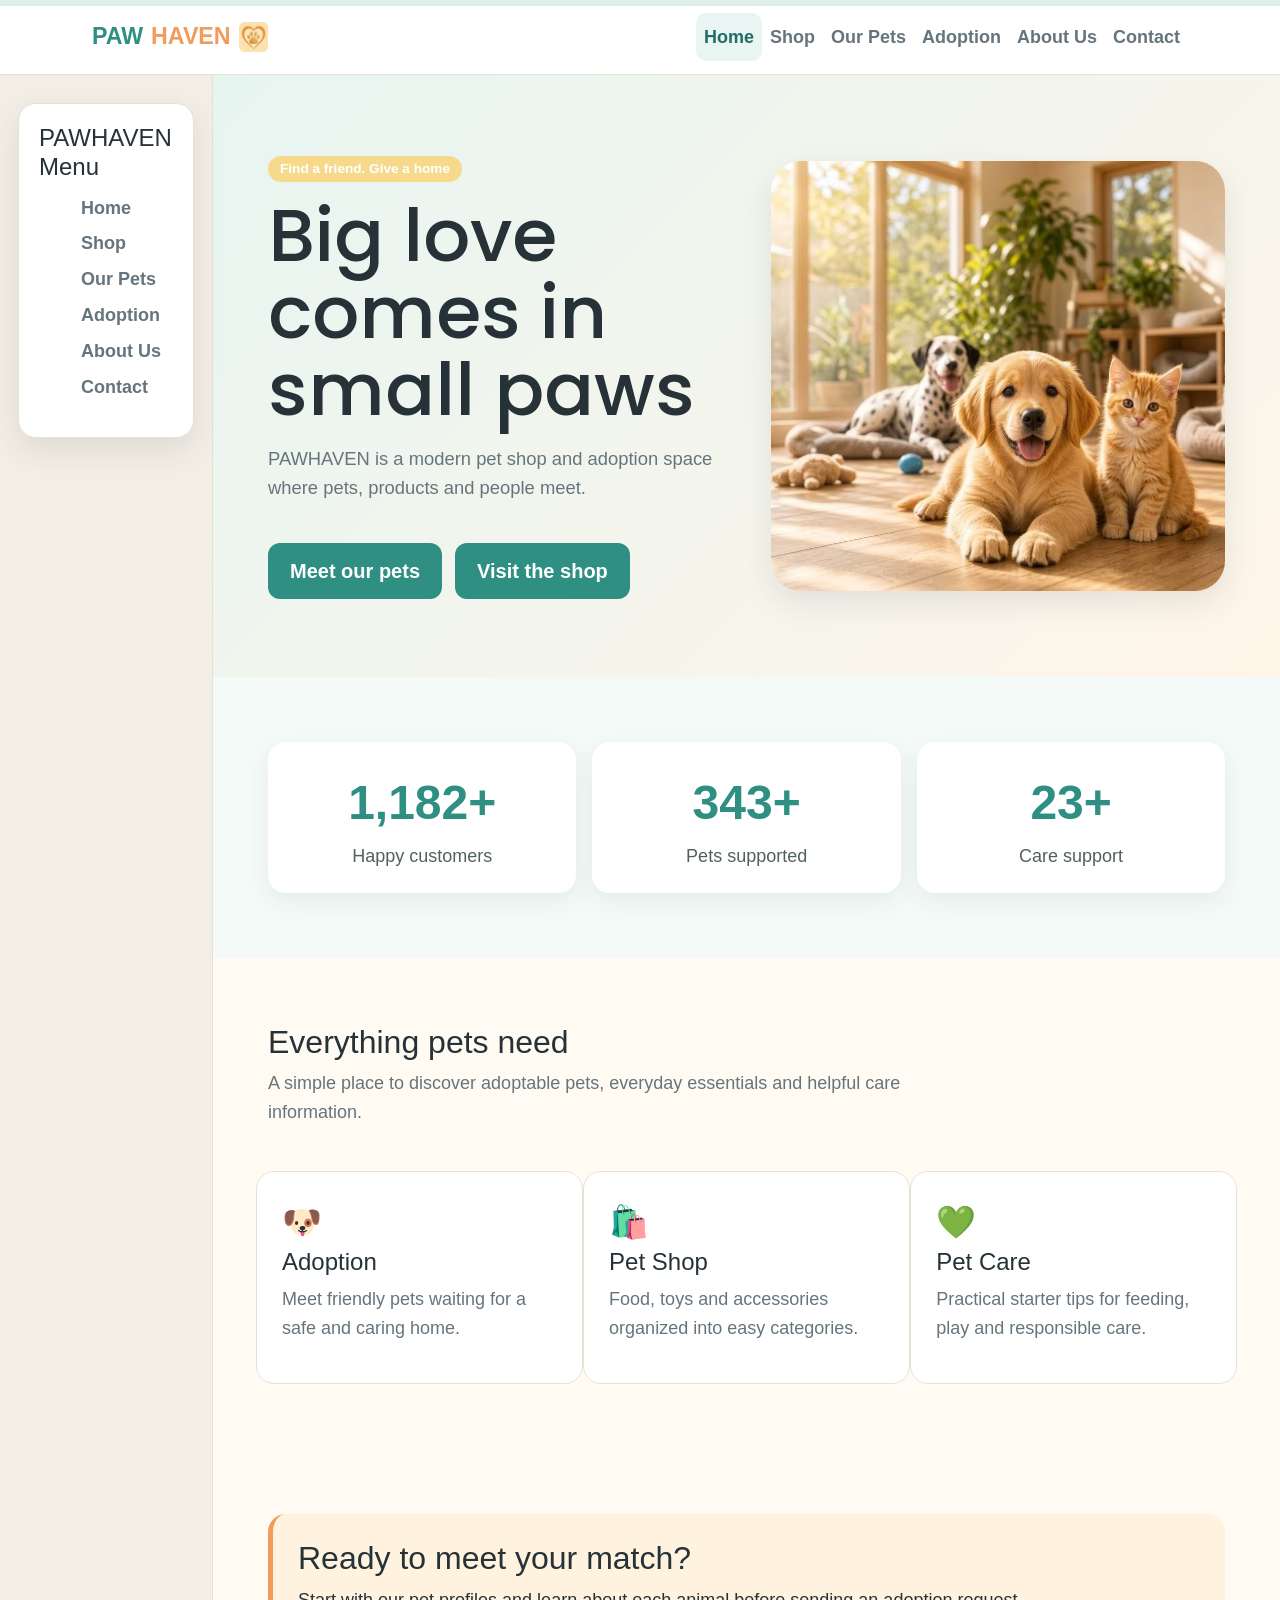
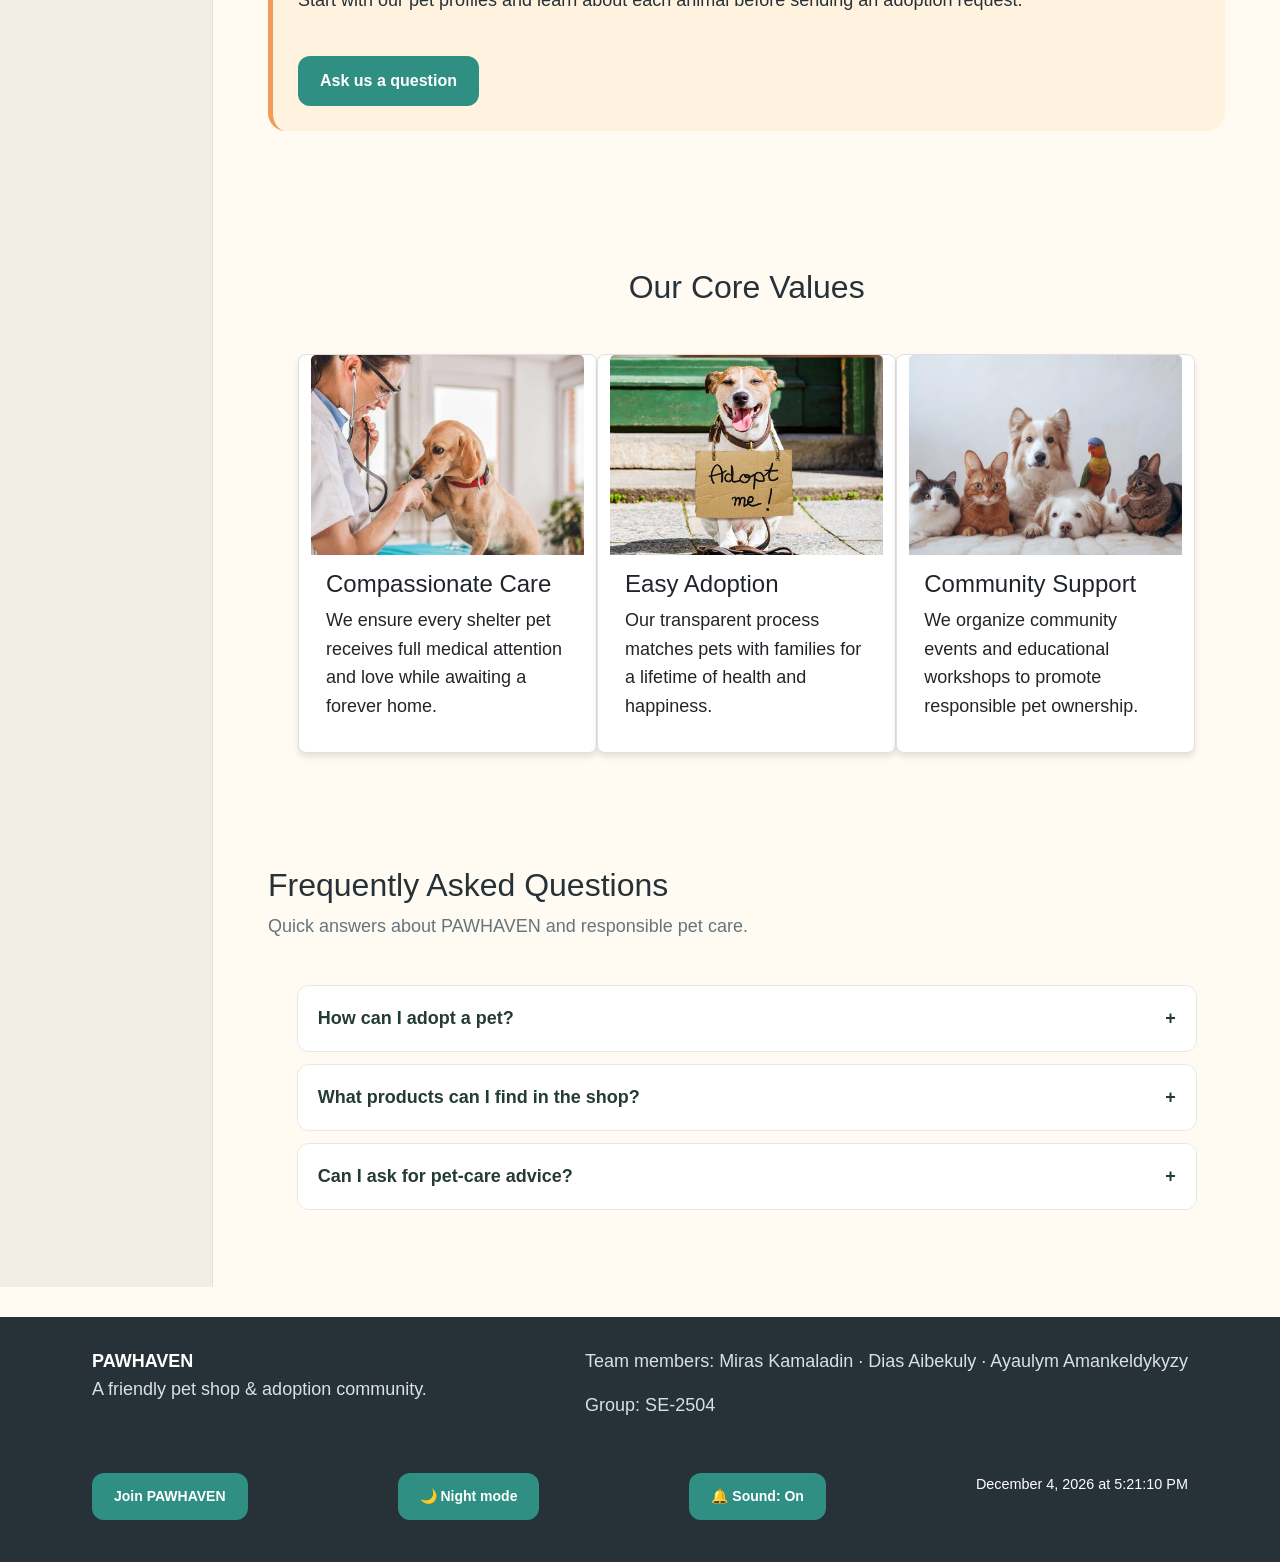
<file: PAWHAVEN/index.html>
<!DOCTYPE html>

<html lang="en">
<head>
<!-- PAWHAVEN Team: Miras Kamaladin, Ayaulym Amankeldykyzy, Dias Aibekuly -->
<meta charset="utf-8"/>
<meta content="width=device-width, initial-scale=1.0" name="viewport"/>
<title>PAWHAVEN | Home</title>
<link href="https://cdn.jsdelivr.net/npm/bootstrap@5.3.3/dist/css/bootstrap.min.css" rel="stylesheet">
<link href="css/style.css" rel="stylesheet"/>
<link href="https://fonts.googleapis.com" rel="preconnect"/>
<link crossorigin="" href="https://fonts.gstatic.com" rel="preconnect"/>
<link href="https://fonts.googleapis.com/css2?family=Poppins:wght@400;500;600;700&amp;display=swap" rel="stylesheet"/>
<link href="https://fonts.googleapis.com/css2?family=Montserrat:ital,wght@0,100..900;1,100..900&amp;family=Poppins:ital,wght@0,100;0,200;0,300;0,400;0,500;0,600;0,700;0,800;0,900;1,100;1,200;1,300;1,400;1,500;1,600;1,700;1,800;1,900&amp;display=swap" rel="stylesheet"/>
    <script src="https://code.jquery.com/jquery-3.7.1.min.js"></script>
</head>

<body>

<div class="site-layout">

    <header class="site-header">
        <nav class="navbar navbar-expand-lg bg-white navbar-light">
            <div class="container">
                <a class="navbar-brand logo" href="index.html">
                    PAW<span>HAVEN</span>
                    <img class="logo-img img-fluid" data-lazy-src="images/logo.png" alt="PAWHAVEN logo" width="40" height="40">
                </a>
                <button class="navbar-toggler" type="button" data-bs-toggle="collapse" data-bs-target="#mainNavbar"
                        aria-controls="mainNavbar" aria-expanded="false" aria-label="Toggle navigation">
                    <span class="navbar-toggler-icon"></span>
                </button>
                <div class="collapse navbar-collapse" id="mainNavbar">
                    <ul class="navbar-nav ms-auto mb-2 mb-lg-0">
                        <li class="nav-item"><a class="nav-link active" href="index.html">Home</a></li>
                        <li class="nav-item"><a class="nav-link " href="shop.html">Shop</a></li>
                        <li class="nav-item"><a class="nav-link " href="pets.html">Our Pets</a></li>
                        <li class="nav-item"><a class="nav-link " href="adoption.html">Adoption</a></li>
                        <li class="nav-item"><a class="nav-link " href="about.html">About Us</a></li>
                        <li class="nav-item"><a class="nav-link " href="contact.html">Contact</a></li>
                    </ul>
                </div>
            </div>
        </nav>
    </header>

    <div class="row g-0">

    <aside class="sidebar col-12 col-lg-3 col-xl-2">
        <div class="sidebar-box">
            <h3>PAWHAVEN Menu</h3>

            <ul class="sidebar-links">
                <li><a href="index.html">Home</a></li>
                <li><a href="shop.html">Shop</a></li>
                <li><a href="pets.html">Our Pets</a></li>
                <li><a href="adoption.html">Adoption</a></li>
                <li><a href="about.html">About Us</a></li>
                <li><a href="contact.html">Contact</a></li>
            </ul>
        </div>
    </aside>

    <main class="col-12 col-lg-9 col-xl-10">

        <section class="hero">
            <div class="container"><div class="row align-items-center g-5">

                <div class="hero-content col-12 col-lg-6">
                    <span class="badge">
                        Find a friend. Give a home
                    </span>

                    <h1 class="hero-title">
                        Big love comes in small paws
                    </h1>

                    <p>
                        PAWHAVEN is a modern pet shop and adoption space
                        where pets, products and people meet.
                    </p>

                    <div class="hero-buttons">
                        <a class="btn btn-primary btn-lg" href="pets.html">
                            Meet our pets
                        </a>

                        <a class="btn btn-warning btn-lg ms-lg-2" href="shop.html">
                            Visit the shop
                        </a>
                    </div>
                </div>

                <div class="hero-image col-12 col-lg-6">
                    <img alt="Happy dog illustration" class="hero-img img-fluid" data-lazy-src="images/hero.jpg"/>
                </div>

            </div>
            </div>
        </section>


        <section class="section">
            <div class="container">

                <div class="section-head">
                    <div>
                        <h2>
                            Everything pets need
                        </h2>

                        <p class="section-intro">
                            A simple place to discover adoptable pets,
                            everyday essentials and helpful care information.
                        </p>
                    </div>
                </div>

                <div class="row g-4">

                    <article class="icon-card col-12 col-md-6 col-lg-4">
                        <div class="icon">
                            🐶
                        </div>

                        <h3>
                            Adoption
                        </h3>

                        <p class="muted">
                            Meet friendly pets waiting for a safe
                            and caring home.
                        </p>
                    </article>

                    <article class="icon-card col-12 col-md-6 col-lg-4">
                        <div class="icon">
                            🛍️
                        </div>

                        <h3>
                            Pet Shop
                        </h3>

                        <p class="muted">
                            Food, toys and accessories organized
                            into easy categories.
                        </p>
                    </article>

                    <article class="icon-card col-12 col-md-6 col-lg-4">
                        <div class="icon">
                            💚
                        </div>

                        <h3>
                            Pet Care
                        </h3>

                        <p class="muted">
                            Practical starter tips for feeding,
                            play and responsible care.
                        </p>
                    </article>

                </div>
            </div>
        </section>

        <section class="section">
            <div class="container">

                <div class="callout">
                    <h2>
                        Ready to meet your match?
                    </h2>

                    <p>
                        Start with our pet profiles and learn about
                        each animal before sending an adoption request.
                    </p>

                    <a class="btn btn-primary" href="contact.html">
                        Ask us a question
                    </a>
                </div>

            </div>
        </section>
        <section class="section py-5">
            <h2 class="text-center my-4">Our Core Values</h2>

            <div class="container row g-4 mx-auto justify-content-center">
                <div class="pure-card card h-100 col-12 col-md-6 col-lg-4">
                    <img class="card-img-top img-fluid" data-lazy-src="images/ajnj1.jpg" alt="Pet Care">
                    <div class="pure-card-body card-body">
                        <h3>Compassionate Care</h3>
                        <p>We ensure every shelter pet receives full medical attention and love while awaiting a forever home.</p>
                    </div>
                </div>

                <div class="pure-card card h-100 col-12 col-md-6 col-lg-4">
                    <img class="card-img-top img-fluid" data-lazy-src="images/ajnj2.jpg" alt="Adoption">
                    <div class="pure-card-body card-body">
                        <h3>Easy Adoption</h3>
                        <p>Our transparent process matches pets with families for a lifetime of health and happiness.</p>
                    </div>
                </div>

                <div class="pure-card card h-100 col-12 col-md-6 col-lg-4">
                    <img class="card-img-top img-fluid" data-lazy-src="images/ajnj3.jpg" alt="Community">
                    <div class="pure-card-body card-body">
                        <h3>Community Support</h3>
                        <p>We organize community events and educational workshops to promote responsible pet ownership.</p>
                    </div>
                </div>
            </div>
        </section>


        <section class="section faq-section" id="faq" aria-labelledby="faq-heading">
          <div class="container" id="faq-container"></div>
        </section>

    </main>

    </div>

    <footer class="site-footer">
        <div class="container footer-grid">

            <div>
                <strong>
                    PAWHAVEN
                </strong>

                <p>
                    A friendly pet shop & adoption community.
                </p>
            </div>

            <div>
                <p>
                    Team members:
                    Miras Kamaladin ·
                    Dias Aibekuly ·
                    Ayaulym Amankeldykyzy
                </p>

                <p>
                    Group: SE-2504
                </p>
            </div>

        </div>
        <div class="js-tools container">
          <div class="js-tool-row">
            <button class="btn btn-outline-light btn-sm" id="open-signup" type="button">Join PAWHAVEN</button>
            <button class="btn btn-outline-light btn-sm" id="theme-toggle" type="button" aria-pressed="false">🌙 Night mode</button>
            <button class="btn btn-outline-light btn-sm" id="sound-toggle" type="button" aria-pressed="true">🔔 Sound: On</button>
            <span class="live-clock" id="live-clock" aria-live="polite">Loading date and time…</span>
          </div>
        </div>
    </footer>

</div>

    <script src="https://cdn.jsdelivr.net/npm/bootstrap@5.3.3/dist/js/bootstrap.bundle.min.js"></script>

    <script src="js/main.js"></script>
</body>
</html>
</file>
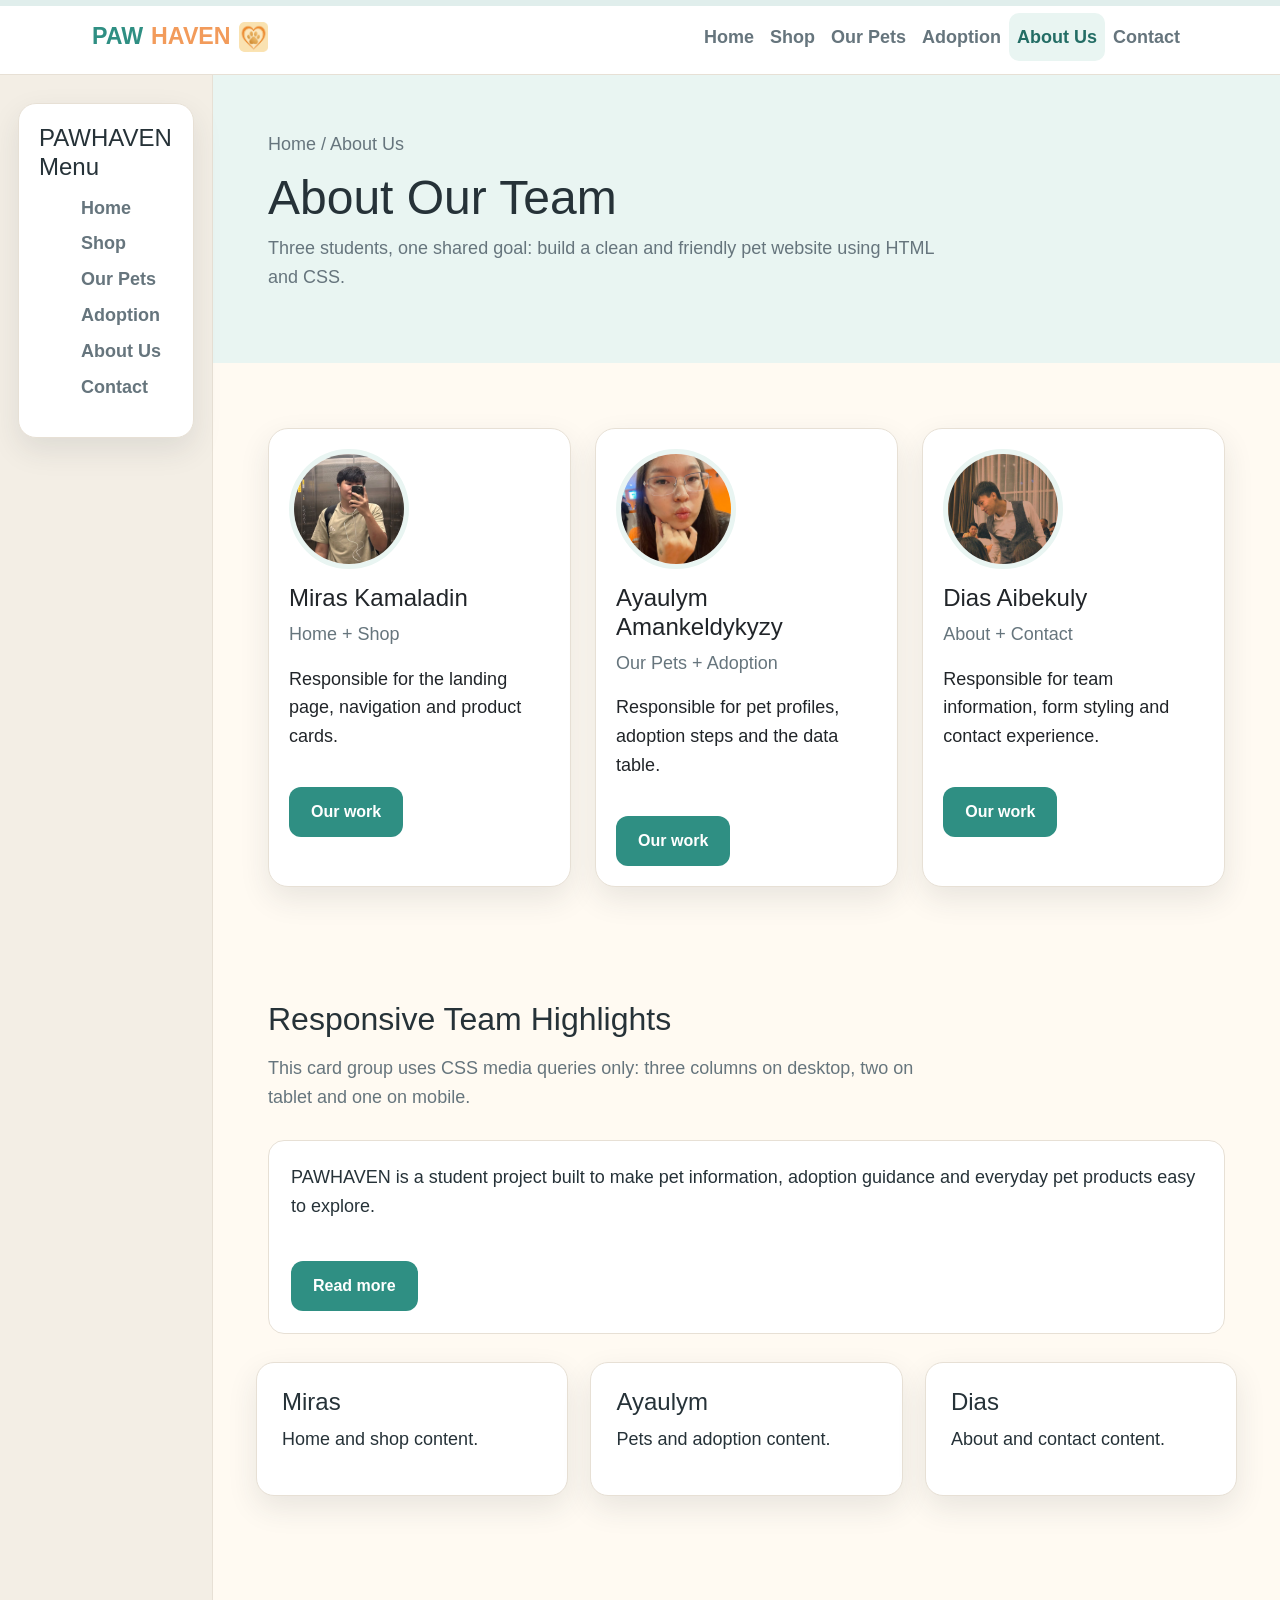
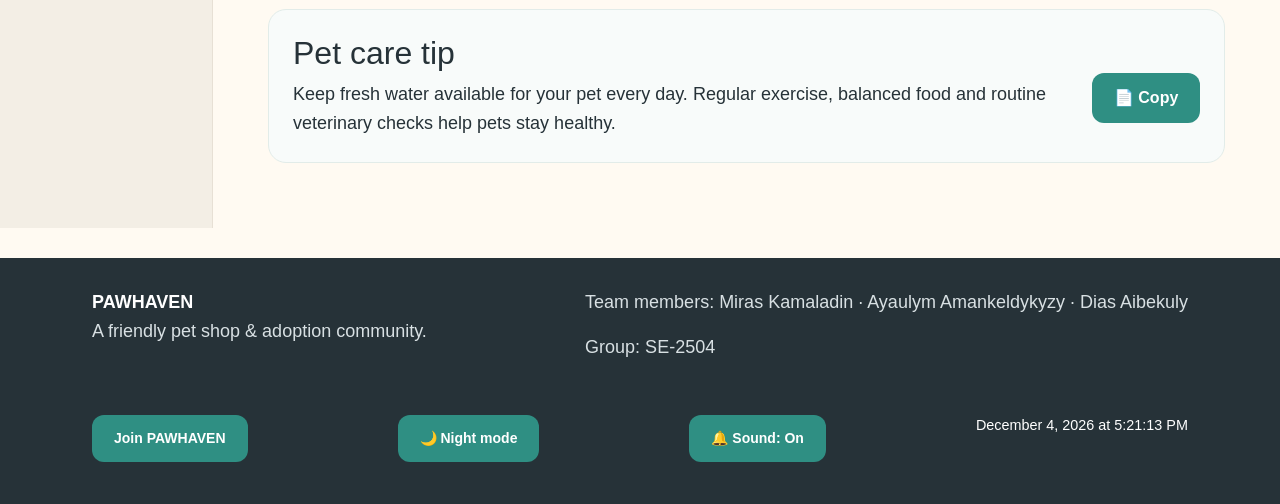
<file: PAWHAVEN/about.html>
<!DOCTYPE html>
<html lang="en">
<head>
    <!-- PAWHAVEN Team: Miras Kamaladin, Ayaulym Amankeldykyzy, Dias Aibekuly -->
    <meta charset="utf-8">
    <meta content="width=device-width, initial-scale=1.0" name="viewport">
    <title>PAWHAVEN | About Our Team</title>

        <link href="https://cdn.jsdelivr.net/npm/bootstrap@5.3.3/dist/css/bootstrap.min.css" rel="stylesheet">
    <link href="css/style.css" rel="stylesheet">
    <link href="https://fonts.googleapis.com" rel="preconnect">
    <link crossorigin="" href="https://fonts.gstatic.com" rel="preconnect">
    <link href="https://fonts.googleapis.com/css2?family=Poppins:wght@400;500;600;700&display=swap" rel="stylesheet">
    <link href="https://fonts.googleapis.com/css2?family=Montserrat:ital,wght@0,100..900;1,100..900&family=Poppins:ital,wght@0,100;0,200;0,300;0,400;0,500;0,600;0,700;0,800;0,900;1,100;1,200;1,300;1,400;1,500;1,600;1,700;1,800;1,900&display=swap" rel="stylesheet">
    <script src="https://code.jquery.com/jquery-3.7.1.min.js"></script>
</head>

<body>
    <div class="site-layout">

        <header class="site-header">
        <nav class="navbar navbar-expand-lg bg-white navbar-light">
            <div class="container">
                <a class="navbar-brand logo" href="index.html">
                    PAW<span>HAVEN</span>
                    <img class="logo-img img-fluid" data-lazy-src="images/logo.png" alt="PAWHAVEN logo" width="40" height="40">
                </a>
                <button class="navbar-toggler" type="button" data-bs-toggle="collapse" data-bs-target="#mainNavbar"
                        aria-controls="mainNavbar" aria-expanded="false" aria-label="Toggle navigation">
                    <span class="navbar-toggler-icon"></span>
                </button>
                <div class="collapse navbar-collapse" id="mainNavbar">
                    <ul class="navbar-nav ms-auto mb-2 mb-lg-0">
                        <li class="nav-item"><a class="nav-link " href="index.html">Home</a></li>
                        <li class="nav-item"><a class="nav-link " href="shop.html">Shop</a></li>
                        <li class="nav-item"><a class="nav-link " href="pets.html">Our Pets</a></li>
                        <li class="nav-item"><a class="nav-link " href="adoption.html">Adoption</a></li>
                        <li class="nav-item"><a class="nav-link active" href="about.html">About Us</a></li>
                        <li class="nav-item"><a class="nav-link " href="contact.html">Contact</a></li>
                    </ul>
                </div>
            </div>
        </nav>
    </header>

    <div class="row g-0">

        <aside class="sidebar col-12 col-lg-3 col-xl-2">
            <div class="sidebar-box">
                <h3>PAWHAVEN Menu</h3>

                <ul class="sidebar-links">
                    <li><a href="index.html">Home</a></li>
                    <li><a href="shop.html">Shop</a></li>
                    <li><a href="pets.html">Our Pets</a></li>
                    <li><a href="adoption.html">Adoption</a></li>
                    <li><a href="about.html">About Us</a></li>
                    <li><a href="contact.html">Contact</a></li>
                </ul>
            </div>
        </aside>

        <main class="col-12 col-lg-9 col-xl-10">
            <section class="page-hero">
                <div class="container">
                    <p class="breadcrumb">Home / About Us</p>
                    <h1>About Our Team</h1>
                    <p class="section-intro">Three students, one shared goal: build a clean and friendly pet website using HTML and CSS.</p>
                </div>
            </section>

            <section class="section">
                <div class="container">
                    <div class="row g-4">

                        <article class="col-sm-12 col-md-6 col-lg-4"><div class="card h-100">
                            <div class="card-body">
                                <img alt="Student 1 profile illustration" class="profile-img img-fluid" data-lazy-src="images/person1.jpg">
                                <h3>Miras Kamaladin</h3>
                                <p class="muted">Home + Shop</p>
                                <p>Responsible for the landing page, navigation and product cards.</p>
                                <a class="btn btn-outline-primary" href="contact.html">Our work</a>
                            </div>
                        </article>

                        <article class="col-sm-12 col-md-6 col-lg-4"><div class="card h-100">
                            <div class="card-body">
                                <img alt="Student 2 profile illustration" class="profile-img img-fluid" data-lazy-src="images/person3.jpg">
                                <h3>Ayaulym Amankeldykyzy</h3>
                                <p class="muted">Our Pets + Adoption</p>
                                <p>Responsible for pet profiles, adoption steps and the data table.</p>
                                <a class="btn btn-outline-primary" href="contact.html">Our work</a>
                            </div>
                        </article>

                        <article class="col-sm-12 col-md-6 col-lg-4"><div class="card h-100">
                            <div class="card-body">
                                <img alt="Student 3 profile illustration" class="profile-img img-fluid" data-lazy-src="images/person2.jpg">
                                <h3>Dias Aibekuly</h3>
                                <p class="muted">About + Contact</p>
                                <p>Responsible for team information, form styling and contact experience.</p>
                                <a class="btn btn-outline-primary" href="contact.html">Our work</a>
                            </div>
                        </article>

                    </div>
                </div>
            </section>

            <section class="section py-5">
                <div class="container">
                    <h2 class="mb-3">Responsive Team Highlights</h2>
                    <p class="section-intro mb-4">This card group uses CSS media queries only: three columns on desktop, two on tablet and one on mobile.</p>
                    <div class="team-story-block">
                        <p id="team-story-short">PAWHAVEN is a student project built to make pet information, adoption guidance and everyday pet products easy to explore.</p>
                        <p id="team-story-extra" hidden>Our team combines a responsive multi-page layout with JavaScript interactions. We focus on clear navigation, accessible controls and a friendly experience for pet owners and future adopters.</p>
                        <button class="btn btn-primary" id="read-more-team" type="button" aria-expanded="false" aria-controls="team-story-extra">Read more</button>
                    </div>
                    <div class="responsive-card-group row g-4">
                        <article class="responsive-card col-12 col-md-6 col-lg-4">
                            <h3>Miras</h3>
                            <p>Home and shop content.</p>
                        </article>
                        <article class="responsive-card col-12 col-md-6 col-lg-4">
                            <h3>Ayaulym</h3>
                            <p>Pets and adoption content.</p>
                        </article>
                        <article class="responsive-card col-12 col-md-6 col-lg-4">
                            <h3>Dias</h3>
                            <p>About and contact content.</p>
                        </article>
                    </div>
                </div>
            </section>
        
        <section class="section">
            <div class="container">
                <div class="copy-tip-card">
                    <div>
                        <h2>Pet care tip</h2>
                        <p id="pet-care-tip">Keep fresh water available for your pet every day. Regular exercise, balanced food and routine veterinary checks help pets stay healthy.</p>
                    </div>
                    <button class="btn btn-primary copy-button" type="button" data-copy-target="#pet-care-tip">
                        <span class="copy-icon">📄</span> Copy
                    </button>
                </div>
            </div>
        </section>

    </main>

    </div>

        <footer class="site-footer">
            <div class="container footer-grid">
                <div>
                    <strong>PAWHAVEN</strong>
                    <p>A friendly pet shop & adoption community.</p>
                </div>

                <div>
                    <p>Team members: Miras Kamaladin · Ayaulym Amankeldykyzy · Dias Aibekuly</p>
                    <p>Group: SE-2504</p>
                </div>
            </div>
            <div class="js-tools container">
          <div class="js-tool-row">
            <button class="btn btn-outline-light btn-sm" id="open-signup" type="button">Join PAWHAVEN</button>
            <button class="btn btn-outline-light btn-sm" id="theme-toggle" type="button" aria-pressed="false">🌙 Night mode</button>
            <button class="btn btn-outline-light btn-sm" id="sound-toggle" type="button" aria-pressed="true">🔔 Sound: On</button>
            <span class="live-clock" id="live-clock" aria-live="polite">Loading date and time…</span>
          </div>
        </div>
    </footer>

    </div>
    <script src="https://cdn.jsdelivr.net/npm/bootstrap@5.3.3/dist/js/bootstrap.bundle.min.js"></script>

    <script src="js/main.js"></script>
</body>
</html>
</file>
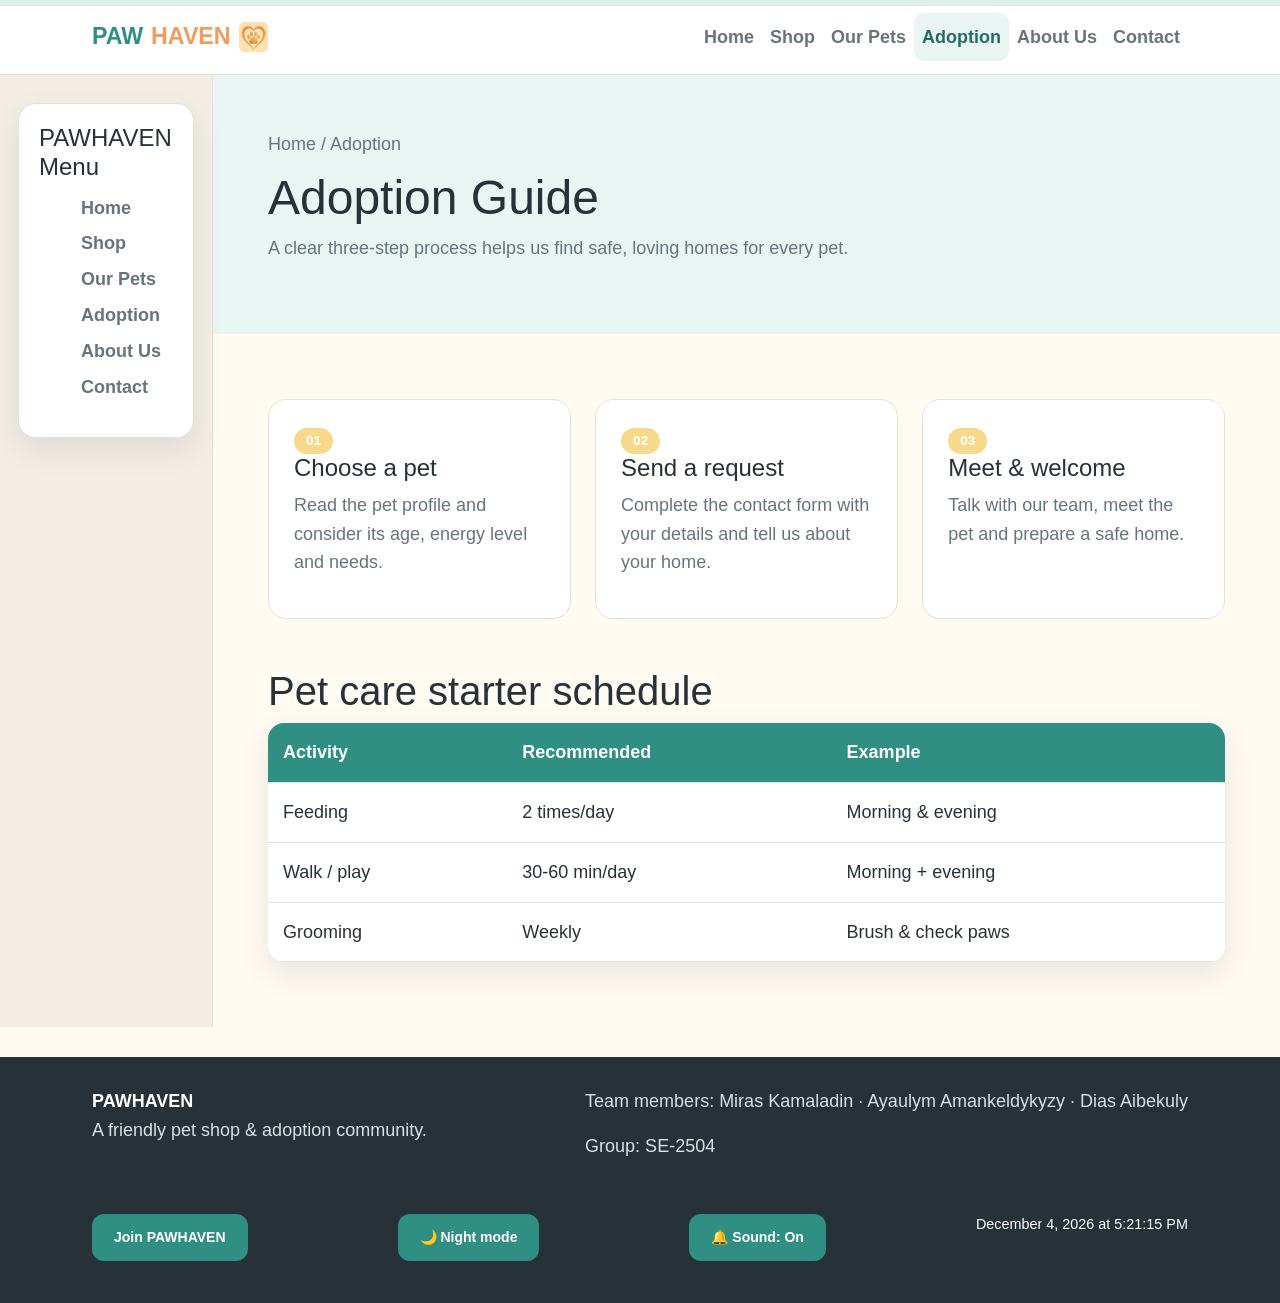
<file: PAWHAVEN/adoption.html>
<!DOCTYPE html>

<html lang="en">
<head>
<!-- PAWHAVEN Team: Miras Kamaladin, Ayaulym Amankeldykyzy, Dias Aibekuly -->
<meta charset="utf-8"/>
<meta content="width=device-width, initial-scale=1.0" name="viewport"/>
<title>PAWHAVEN | Adoption Guide</title>
<link href="https://cdn.jsdelivr.net/npm/bootstrap@5.3.3/dist/css/bootstrap.min.css" rel="stylesheet">
<link href="css/style.css" rel="stylesheet"/>
<link href="https://fonts.googleapis.com" rel="preconnect"/>
<link crossorigin="" href="https://fonts.gstatic.com" rel="preconnect"/>
<link href="https://fonts.googleapis.com/css2?family=Poppins:wght@400;500;600;700&amp;display=swap" rel="stylesheet"/>
<link href="https://fonts.googleapis.com/css2?family=Montserrat:ital,wght@0,100..900;1,100..900&amp;family=Poppins:ital,wght@0,100;0,200;0,300;0,400;0,500;0,600;0,700;0,800;0,900;1,100;1,200;1,300;1,400;1,500;1,600;1,700;1,800;1,900&amp;display=swap" rel="stylesheet"/>
    <script src="https://code.jquery.com/jquery-3.7.1.min.js"></script>
</head>

<body>

<div class="site-layout">

    <header class="site-header">
        <nav class="navbar navbar-expand-lg bg-white navbar-light">
            <div class="container">
                <a class="navbar-brand logo" href="index.html">
                    PAW<span>HAVEN</span>
                    <img class="logo-img img-fluid" data-lazy-src="images/logo.png" alt="PAWHAVEN logo" width="40" height="40">
                </a>
                <button class="navbar-toggler" type="button" data-bs-toggle="collapse" data-bs-target="#mainNavbar"
                        aria-controls="mainNavbar" aria-expanded="false" aria-label="Toggle navigation">
                    <span class="navbar-toggler-icon"></span>
                </button>
                <div class="collapse navbar-collapse" id="mainNavbar">
                    <ul class="navbar-nav ms-auto mb-2 mb-lg-0">
                        <li class="nav-item"><a class="nav-link " href="index.html">Home</a></li>
                        <li class="nav-item"><a class="nav-link " href="shop.html">Shop</a></li>
                        <li class="nav-item"><a class="nav-link " href="pets.html">Our Pets</a></li>
                        <li class="nav-item"><a class="nav-link active" href="adoption.html">Adoption</a></li>
                        <li class="nav-item"><a class="nav-link " href="about.html">About Us</a></li>
                        <li class="nav-item"><a class="nav-link " href="contact.html">Contact</a></li>
                    </ul>
                </div>
            </div>
        </nav>
    </header>

    <div class="row g-0">

    <aside class="sidebar col-12 col-lg-3 col-xl-2">
        <div class="sidebar-box">
            <h3>PAWHAVEN Menu</h3>

            <ul class="sidebar-links">
                <li><a href="index.html">Home</a></li>
                <li><a href="shop.html">Shop</a></li>
                <li><a href="pets.html">Our Pets</a></li>
                <li><a href="adoption.html">Adoption</a></li>
                <li><a href="about.html">About Us</a></li>
                <li><a href="contact.html">Contact</a></li>
            </ul>
        </div>
    </aside>

    <main class="col-12 col-lg-9 col-xl-10">

        <section class="page-hero">
            <div class="container">
                <p class="breadcrumb">Home / Adoption</p>
                <h1>Adoption Guide</h1>
                <p class="section-intro">A clear three-step process helps us find safe, loving homes for every pet.</p>
            </div>
        </section>

        <section class="section">
            <div class="container">

                <div class="row g-4">

                    <article class="col-sm-12 col-md-6 col-lg-4"><div class="icon-card h-100">
                        <span class="badge">01</span>
                        <h3>Choose a pet</h3>
                        <p class="muted">Read the pet profile and consider its age, energy level and needs.</p>
                    </div></article>

                    <article class="col-sm-12 col-md-6 col-lg-4"><div class="icon-card h-100">
                        <span class="badge">02</span>
                        <h3>Send a request</h3>
                        <p class="muted">Complete the contact form with your details and tell us about your home.</p>
                    </div></article>

                    <article class="col-sm-12 col-md-6 col-lg-4"><div class="icon-card h-100">
                        <span class="badge">03</span>
                        <h3>Meet & welcome</h3>
                        <p class="muted">Talk with our team, meet the pet and prepare a safe home.</p>
                    </div></article>

                </div>

                <div class="care-schedule mt-5">
                    <h1>Pet care starter schedule</h1>

                    <table>
                        <tr>
                            <th>Activity</th>
                            <th>Recommended</th>
                            <th>Example</th>
                        </tr>

                        <tr>
                            <td>Feeding</td>
                            <td>2 times/day</td>
                            <td>Morning & evening</td>
                        </tr>

                        <tr>
                            <td>Walk / play</td>
                            <td>30-60 min/day</td>
                            <td>Morning + evening</td>
                        </tr>

                        <tr>
                            <td>Grooming</td>
                            <td>Weekly</td>
                            <td>Brush & check paws</td>
                        </tr>
                    </table>
                </div>

            </div>
        </section>

    </main>

    </div>

    <footer class="site-footer">
        <div class="container footer-grid">

            <div>
                <strong>PAWHAVEN</strong>
                <p>A friendly pet shop & adoption community.</p>
            </div>

            <div>
                <p>Team members: Miras Kamaladin · Ayaulym Amankeldykyzy · Dias Aibekuly</p>
                <p>Group: SE-2504</p>
            </div>

        </div>
        <div class="js-tools container">
          <div class="js-tool-row">
            <button class="btn btn-outline-light btn-sm" id="open-signup" type="button">Join PAWHAVEN</button>
            <button class="btn btn-outline-light btn-sm" id="theme-toggle" type="button" aria-pressed="false">🌙 Night mode</button>
            <button class="btn btn-outline-light btn-sm" id="sound-toggle" type="button" aria-pressed="true">🔔 Sound: On</button>
            <span class="live-clock" id="live-clock" aria-live="polite">Loading date and time…</span>
          </div>
        </div>
    </footer>

</div>

    <script src="https://cdn.jsdelivr.net/npm/bootstrap@5.3.3/dist/js/bootstrap.bundle.min.js"></script>

    <script src="js/main.js"></script>
</body>
</html>
</file>
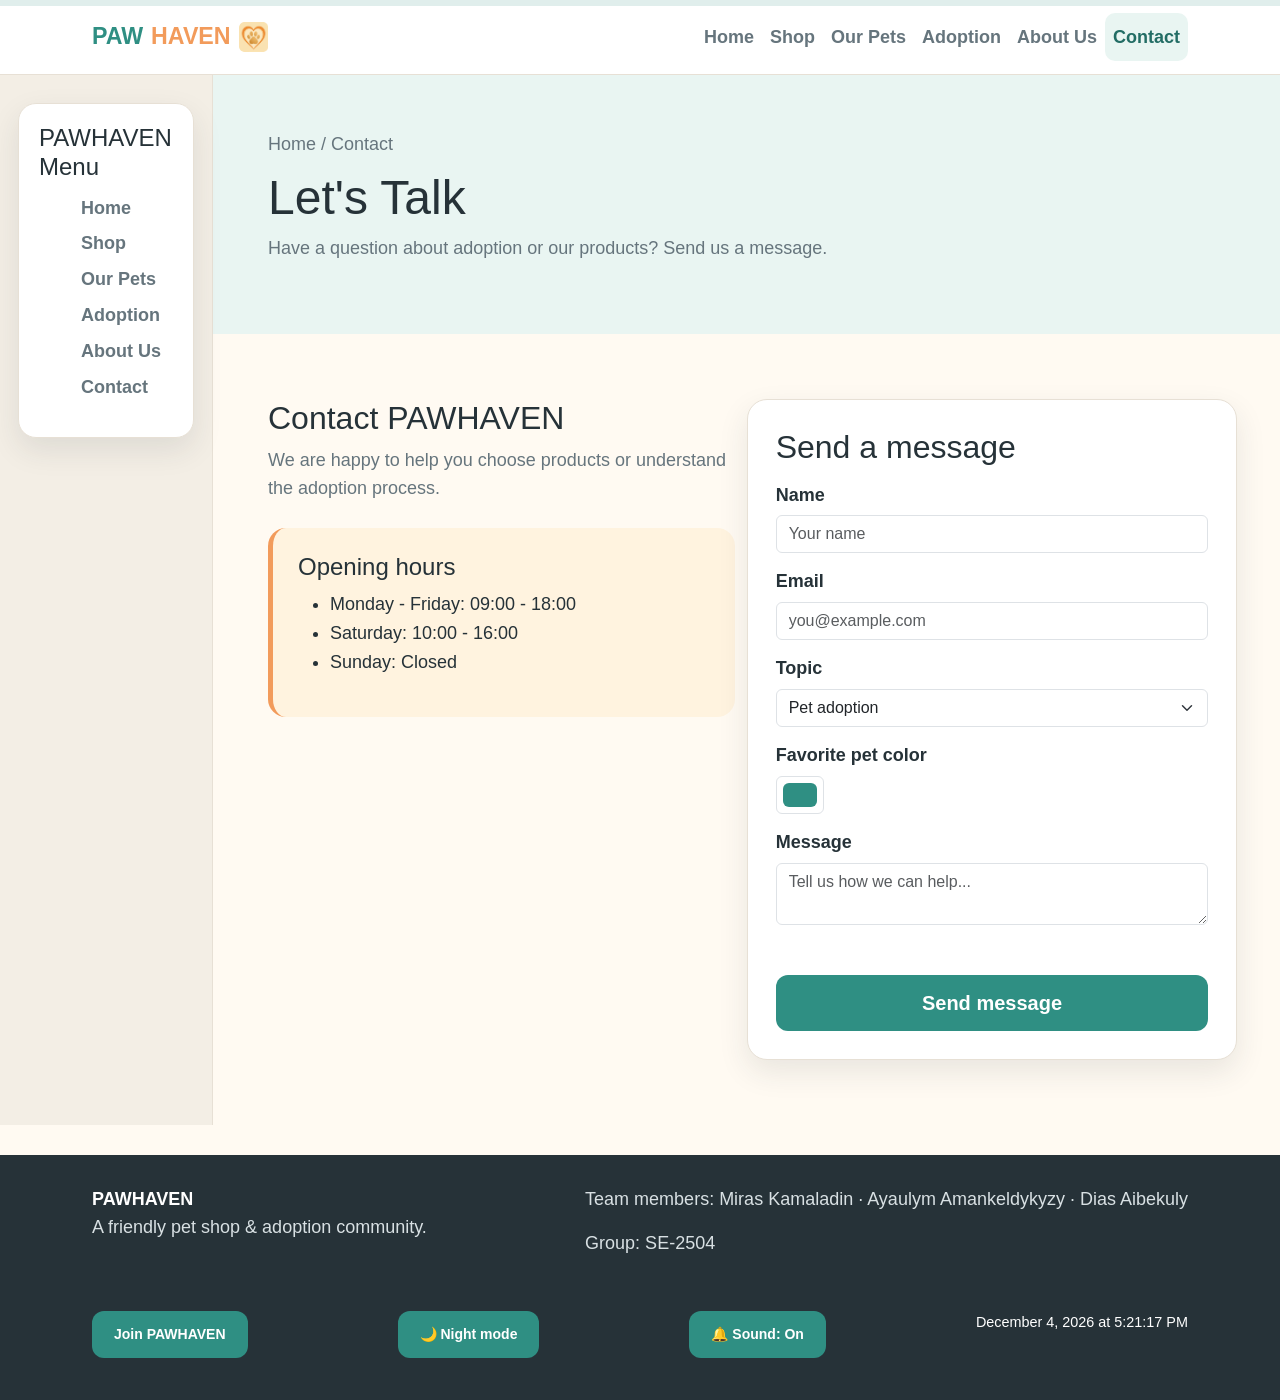
<file: PAWHAVEN/contact.html>
<!DOCTYPE html>

<html lang="en">
<head>
<!-- PAWHAVEN Team: Miras Kamaladin, Ayaulym Amankeldykyzy, Dias Aibekuly -->
<meta charset="utf-8"/>
<meta content="width=device-width, initial-scale=1.0" name="viewport"/>
<title>PAWHAVEN | Contact</title>
<link href="https://cdn.jsdelivr.net/npm/bootstrap@5.3.3/dist/css/bootstrap.min.css" rel="stylesheet">
<link href="css/style.css" rel="stylesheet"/>
<link href="https://fonts.googleapis.com" rel="preconnect"/>
<link crossorigin="" href="https://fonts.gstatic.com" rel="preconnect"/>
<link href="https://fonts.googleapis.com/css2?family=Montserrat:ital,wght@0,100..900;1,100..900&amp;family=Poppins:ital,wght@0,100..900;1,100..900&amp;display=swap" rel="stylesheet"/>
    <script src="https://code.jquery.com/jquery-3.7.1.min.js"></script>
</head>

<body>

<div class="site-layout">

    <header class="site-header">
        <nav class="navbar navbar-expand-lg bg-white navbar-light">
            <div class="container">
                <a class="navbar-brand logo" href="index.html">
                    PAW<span>HAVEN</span>
                    <img class="logo-img img-fluid" data-lazy-src="images/logo.png" alt="PAWHAVEN logo" width="40" height="40">
                </a>
                <button class="navbar-toggler" type="button" data-bs-toggle="collapse" data-bs-target="#mainNavbar"
                        aria-controls="mainNavbar" aria-expanded="false" aria-label="Toggle navigation">
                    <span class="navbar-toggler-icon"></span>
                </button>
                <div class="collapse navbar-collapse" id="mainNavbar">
                    <ul class="navbar-nav ms-auto mb-2 mb-lg-0">
                        <li class="nav-item"><a class="nav-link " href="index.html">Home</a></li>
                        <li class="nav-item"><a class="nav-link " href="shop.html">Shop</a></li>
                        <li class="nav-item"><a class="nav-link " href="pets.html">Our Pets</a></li>
                        <li class="nav-item"><a class="nav-link " href="adoption.html">Adoption</a></li>
                        <li class="nav-item"><a class="nav-link " href="about.html">About Us</a></li>
                        <li class="nav-item"><a class="nav-link active" href="contact.html">Contact</a></li>
                    </ul>
                </div>
            </div>
        </nav>
    </header>

    <div class="row g-0">

    <aside class="sidebar col-12 col-lg-3 col-xl-2">
        <div class="sidebar-box">
            <h3>PAWHAVEN Menu</h3>

            <ul class="sidebar-links">
                <li><a href="index.html">Home</a></li>
                <li><a href="shop.html">Shop</a></li>
                <li><a href="pets.html">Our Pets</a></li>
                <li><a href="adoption.html">Adoption</a></li>
                <li><a href="about.html">About Us</a></li>
                <li><a href="contact.html">Contact</a></li>
            </ul>
        </div>
    </aside>

    <main class="col-12 col-lg-9 col-xl-10">

        <section class="page-hero">
            <div class="container">
                <p class="breadcrumb">Home / Contact</p>
                <h1>Let's Talk</h1>
                <p class="section-intro">Have a question about adoption or our products? Send us a message.</p>
            </div>
        </section>

        <section class="section">
            <div class="container"><div class="row g-4 align-items-start">

                <div class="col-lg-6">
                    <h2>Contact PAWHAVEN</h2>
                    <p class="muted">We are happy to help you choose products or understand the adoption process.</p>

                    <div class="callout contact-hours">
                        <h3>Opening hours</h3>

                        <ul>
                            <li>Monday - Friday: 09:00 - 18:00</li>
                            <li>Saturday: 10:00 - 16:00</li>
                            <li>Sunday: Closed</li>
                        </ul>
                    </div>
                </div>

                <form class="form-card col-lg-6" id="contact-form" novalidate>
                    <h2>Send a message</h2>

                    <label for="name">Name</label>
                    <input class="form-control" id="name" placeholder="Your name" required="" type="text"/>

                    <label for="email">Email</label>
                    <input class="form-control" id="email" placeholder="you@example.com" required="" type="email"/>

                    <label for="topic">Topic</label>
                    <select class="form-select" id="topic">
                        <option>Pet adoption</option>
                        <option>Pet products</option>
                        <option>General question</option>
                    </select>

                    <label for="color">Favorite pet color</label>
                    <input class="form-control form-control-color" id="color" type="color" value="#2f8f83"/>

                    <label for="message">Message</label>
                    <textarea class="form-control" id="message" placeholder="Tell us how we can help..." required=""></textarea>

                    <p class="form-feedback contact-feedback" id="contact-feedback" role="status" aria-live="polite"></p>
                    <button class="btn btn-primary btn-lg w-100 mt-3" type="submit">Send message</button>
                </form>
            </div></div>
        </section>

    </main>

    </div>

    <footer class="site-footer">
        <div class="container footer-grid">

            <div>
                <strong>PAWHAVEN</strong>
                <p>A friendly pet shop & adoption community.</p>
            </div>

            <div>
                <p>Team members: Miras Kamaladin · Ayaulym Amankeldykyzy · Dias Aibekuly</p>
                <p>Group: SE-2504</p>
            </div>

        </div>
        <div class="js-tools container">
          <div class="js-tool-row">
            <button class="btn btn-outline-light btn-sm" id="open-signup" type="button">Join PAWHAVEN</button>
            <button class="btn btn-outline-light btn-sm" id="theme-toggle" type="button" aria-pressed="false">🌙 Night mode</button>
            <button class="btn btn-outline-light btn-sm" id="sound-toggle" type="button" aria-pressed="true">🔔 Sound: On</button>
            <span class="live-clock" id="live-clock" aria-live="polite">Loading date and time…</span>
          </div>
        </div>
    </footer>

</div>

    <script src="https://cdn.jsdelivr.net/npm/bootstrap@5.3.3/dist/js/bootstrap.bundle.min.js"></script>

    <script src="js/main.js"></script>
</body>
</html>
</file>
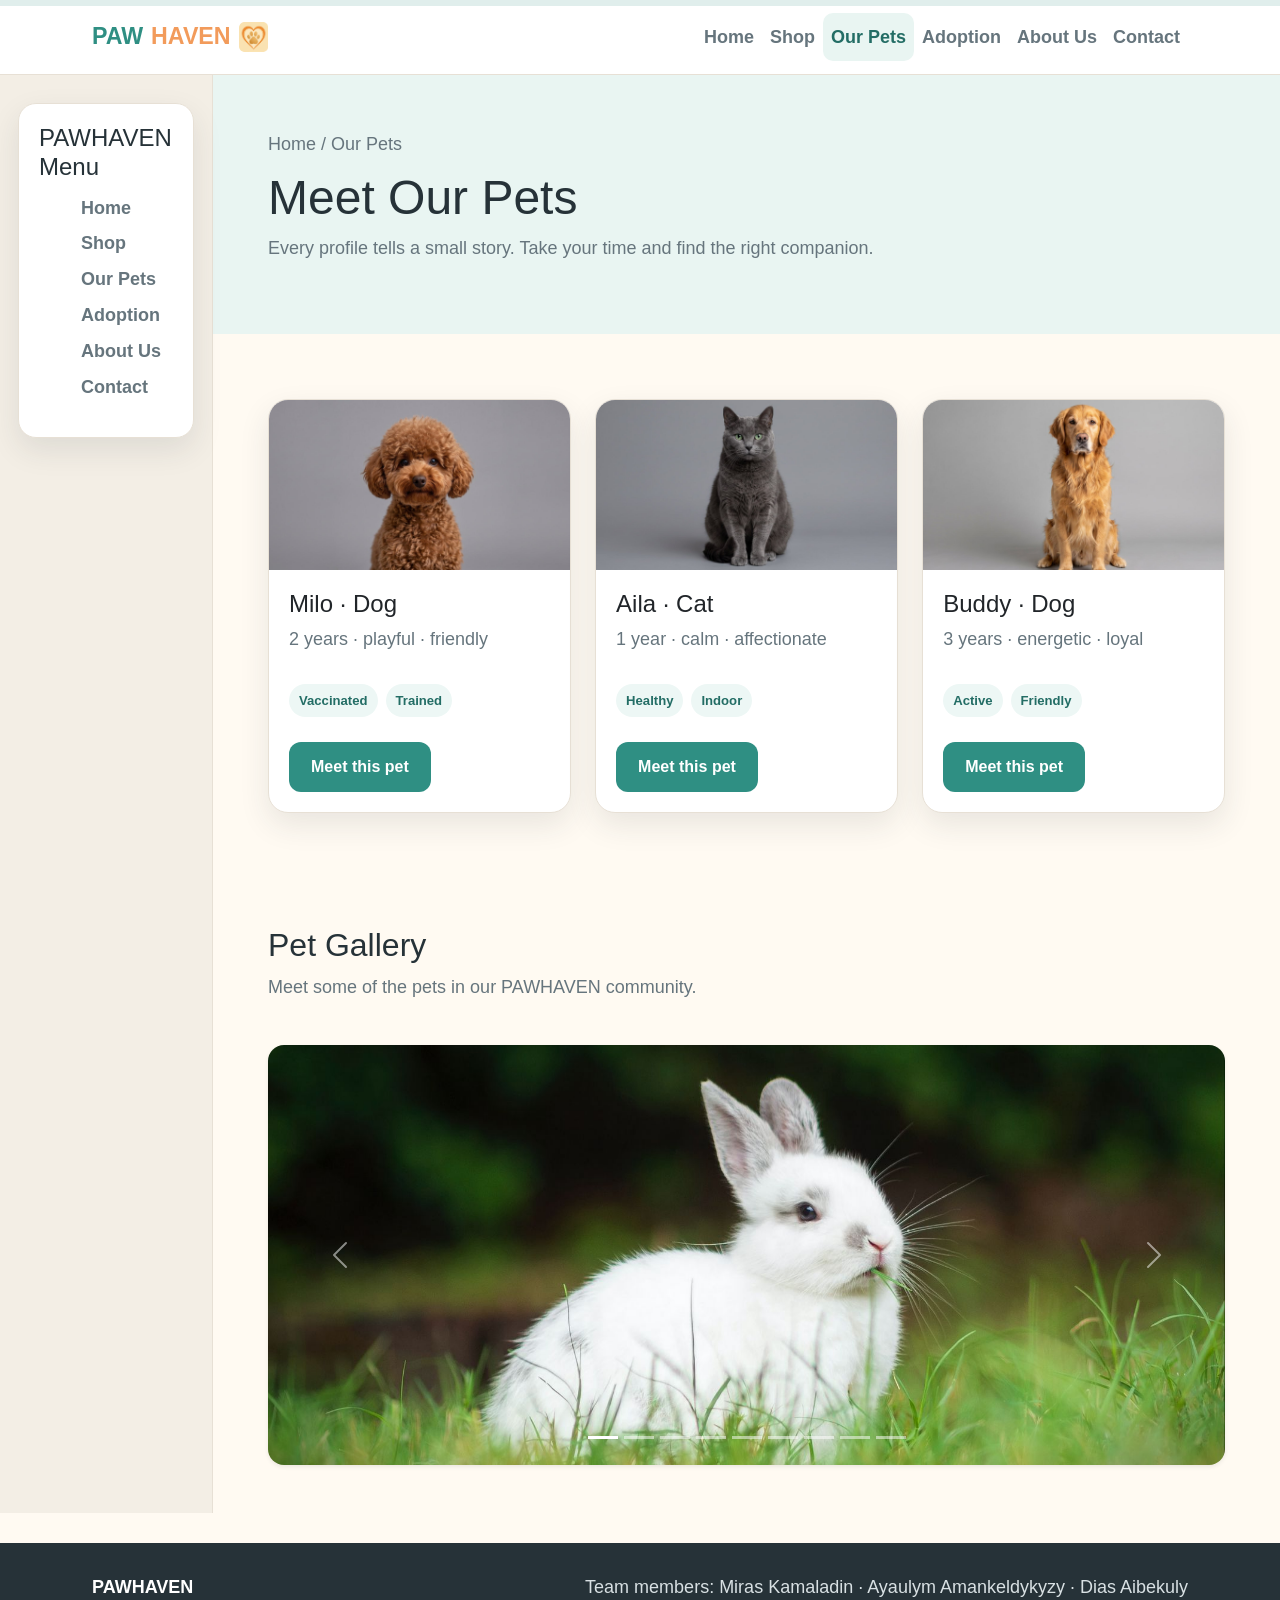
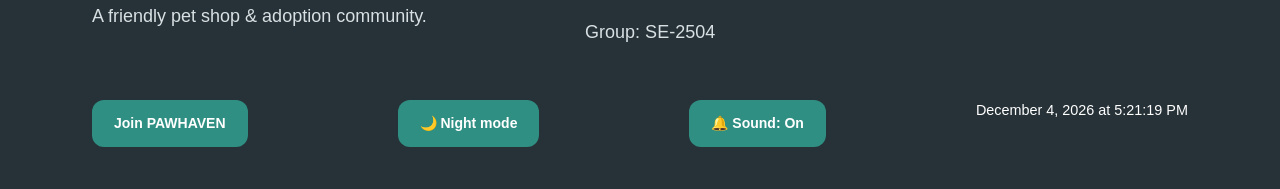
<file: PAWHAVEN/pets.html>
<!DOCTYPE html>

<html lang="en">
<head>
<!-- PAWHAVEN Team: Miras Kamaladin, Ayaulym Amankeldykyzy, Dias Aibekuly -->
<meta charset="utf-8"/>
<meta content="width=device-width, initial-scale=1.0" name="viewport"/>
<title>PAWHAVEN | Meet Our Pets</title>
<link href="https://cdn.jsdelivr.net/npm/bootstrap@5.3.3/dist/css/bootstrap.min.css" rel="stylesheet">
<link href="css/style.css" rel="stylesheet"/>
<link href="https://fonts.googleapis.com" rel="preconnect"/>
<link crossorigin="" href="https://fonts.gstatic.com" rel="preconnect"/>
<link href="https://fonts.googleapis.com/css2?family=Poppins:wght@400;500;600;700&amp;display=swap" rel="stylesheet"/>
<link href="https://fonts.googleapis.com/css2?family=Montserrat:ital,wght@0,100..900;1,100..900&amp;family=Poppins:ital,wght@0,100;0,200;0,300;0,400;0,500;0,600;0,700;0,800;0,900;1,100;1,200;1,300;1,400;1,500;1,600;1,700;1,800;1,900&amp;display=swap" rel="stylesheet"/>
    <script src="https://code.jquery.com/jquery-3.7.1.min.js"></script>
</head>

<body>

<div class="site-layout">

    <header class="site-header">
        <nav class="navbar navbar-expand-lg bg-white navbar-light">
            <div class="container">
                <a class="navbar-brand logo" href="index.html">
                    PAW<span>HAVEN</span>
                    <img class="logo-img img-fluid" data-lazy-src="images/logo.png" alt="PAWHAVEN logo" width="40" height="40">
                </a>
                <button class="navbar-toggler" type="button" data-bs-toggle="collapse" data-bs-target="#mainNavbar"
                        aria-controls="mainNavbar" aria-expanded="false" aria-label="Toggle navigation">
                    <span class="navbar-toggler-icon"></span>
                </button>
                <div class="collapse navbar-collapse" id="mainNavbar">
                    <ul class="navbar-nav ms-auto mb-2 mb-lg-0">
                        <li class="nav-item"><a class="nav-link " href="index.html">Home</a></li>
                        <li class="nav-item"><a class="nav-link " href="shop.html">Shop</a></li>
                        <li class="nav-item"><a class="nav-link active" href="pets.html">Our Pets</a></li>
                        <li class="nav-item"><a class="nav-link " href="adoption.html">Adoption</a></li>
                        <li class="nav-item"><a class="nav-link " href="about.html">About Us</a></li>
                        <li class="nav-item"><a class="nav-link " href="contact.html">Contact</a></li>
                    </ul>
                </div>
            </div>
        </nav>
    </header>

    <div class="row g-0">

    <aside class="sidebar col-12 col-lg-3 col-xl-2">
        <div class="sidebar-box">
            <h3>PAWHAVEN Menu</h3>

            <ul class="sidebar-links">
                <li><a href="index.html">Home</a></li>
                <li><a href="shop.html">Shop</a></li>
                <li><a href="pets.html">Our Pets</a></li>
                <li><a href="adoption.html">Adoption</a></li>
                <li><a href="about.html">About Us</a></li>
                <li><a href="contact.html">Contact</a></li>
            </ul>
        </div>
    </aside>

    <main class="col-12 col-lg-9 col-xl-10">

        <section class="page-hero">
            <div class="container">
                <p class="breadcrumb">Home / Our Pets</p>
                <h1>Meet Our Pets</h1>
                <p class="section-intro">
                    Every profile tells a small story. Take your time and find the right companion.
                </p>
            </div>
        </section>

        <section class="section">
            <div class="container">

                <div class="row g-4">

                    <article class="col-sm-12 col-md-6 col-lg-4"><div class="card h-100">
                        <img class="img-fluid" alt="Milo the dog" data-lazy-src="images/dog.jpg"/>

                        <div class="card-body">
                            <h3>Milo · Dog</h3>
                            <p class="muted">
                                2 years · playful · friendly
                            </p>

                            <div class="pill-list">
                                <span class="pill">Vaccinated</span>
                                <span class="pill">Trained</span>
                            </div>

                            <a class="btn btn-primary" href="adoption.html">Meet this pet</a>
                        </div>
                    </div></article>

                    <article class="col-sm-12 col-md-6 col-lg-4"><div class="card h-100">
                        <img class="img-fluid" alt="Aila the cat" data-lazy-src="images/cat.jpg"/>

                        <div class="card-body">
                            <h3>Aila · Cat</h3>
                            <p class="muted">
                                1 year · calm · affectionate
                            </p>

                            <div class="pill-list">
                                <span class="pill">Healthy</span>
                                <span class="pill">Indoor</span>
                            </div>

                            <a class="btn btn-primary" href="adoption.html">Meet this pet</a>
                        </div>
                    </div></article>

                    <article class="col-sm-12 col-md-6 col-lg-4"><div class="card h-100">
                        <img class="img-fluid" alt="Buddy the dog" data-lazy-src="images/dog2.jpg"/>

                        <div class="card-body">
                            <h3>Buddy · Dog</h3>
                            <p class="muted">
                                3 years · energetic · loyal
                            </p>

                            <div class="pill-list">
                                <span class="pill">Active</span>
                                <span class="pill">Friendly</span>
                            </div>

                            <a class="btn btn-primary" href="adoption.html">Meet this pet</a>
                        </div>
                    </div></article>

                </div>

            </div>
        </section>

        <section class="section py-5">
            <div class="container">
                <div class="section-head">
                    <div>
                        <h2>Pet Gallery</h2>
                        <p class="section-intro">Meet some of the pets in our PAWHAVEN community.</p>
                    </div>
                </div>

                <div id="petCarousel" class="carousel slide shadow-sm rounded-4 overflow-hidden" data-bs-ride="carousel" aria-label="PAWHAVEN pet gallery">
                    <div class="carousel-indicators">
                        <button type="button" data-bs-target="#petCarousel" data-bs-slide-to="0" class="active" aria-current="true" aria-label="Slide 1"></button>
                        <button type="button" data-bs-target="#petCarousel" data-bs-slide-to="1" aria-label="Slide 2"></button>
                        <button type="button" data-bs-target="#petCarousel" data-bs-slide-to="2" aria-label="Slide 3"></button>
                        <button type="button" data-bs-target="#petCarousel" data-bs-slide-to="3" aria-label="Slide 4"></button>
                        <button type="button" data-bs-target="#petCarousel" data-bs-slide-to="4" aria-label="Slide 5"></button>
                        <button type="button" data-bs-target="#petCarousel" data-bs-slide-to="5" aria-label="Slide 6"></button>
                        <button type="button" data-bs-target="#petCarousel" data-bs-slide-to="6" aria-label="Slide 7"></button>
                        <button type="button" data-bs-target="#petCarousel" data-bs-slide-to="7" aria-label="Slide 8"></button>
                        <button type="button" data-bs-target="#petCarousel" data-bs-slide-to="8" aria-label="Slide 9"></button>
                    </div>
                    <div class="carousel-inner">
                        <div class="carousel-item active"><img data-lazy-src="images/card1.jpg" class="d-block w-100 carousel-img" alt="Bunny"></div>
                        <div class="carousel-item"><img data-lazy-src="images/card2.jpg" class="d-block w-100 carousel-img" alt="Max"></div>
                        <div class="carousel-item"><img data-lazy-src="images/card3.jpg" class="d-block w-100 carousel-img" alt="Charlie"></div>
                        <div class="carousel-item"><img data-lazy-src="images/card4.jpg" class="d-block w-100 carousel-img" alt="Rio"></div>
                        <div class="carousel-item"><img data-lazy-src="images/card5.jpg" class="d-block w-100 carousel-img" alt="Milo"></div>
                        <div class="carousel-item"><img data-lazy-src="images/card6.jpg" class="d-block w-100 carousel-img" alt="Tommy"></div>
                        <div class="carousel-item"><img data-lazy-src="images/card7.jpg" class="d-block w-100 carousel-img" alt="Teddy"></div>
                        <div class="carousel-item"><img data-lazy-src="images/card8.jpg" class="d-block w-100 carousel-img" alt="Daisy"></div>
                        <div class="carousel-item"><img data-lazy-src="images/card9.jpg" class="d-block w-100 carousel-img" alt="Blue"></div>
                    </div>
                    <button class="carousel-control-prev" type="button" data-bs-target="#petCarousel" data-bs-slide="prev" aria-label="Previous slide">
                        <span class="carousel-control-prev-icon"></span>
                    </button>
                    <button class="carousel-control-next" type="button" data-bs-target="#petCarousel" data-bs-slide="next" aria-label="Next slide">
                        <span class="carousel-control-next-icon"></span>
                    </button>
                </div>
            </div>
        </section>

    </main>

    </div>

    <footer class="site-footer">
        <div class="container footer-grid">

            <div>
                <strong>PAWHAVEN</strong>
                <p>A friendly pet shop & adoption community.</p>
            </div>

            <div>
                <p>Team members: Miras Kamaladin · Ayaulym Amankeldykyzy · Dias Aibekuly</p>
                <p>Group: SE-2504</p>
            </div>

        </div>
        <div class="js-tools container">
          <div class="js-tool-row">
            <button class="btn btn-outline-light btn-sm" id="open-signup" type="button">Join PAWHAVEN</button>
            <button class="btn btn-outline-light btn-sm" id="theme-toggle" type="button" aria-pressed="false">🌙 Night mode</button>
            <button class="btn btn-outline-light btn-sm" id="sound-toggle" type="button" aria-pressed="true">🔔 Sound: On</button>
            <span class="live-clock" id="live-clock" aria-live="polite">Loading date and time…</span>
          </div>
        </div>
    </footer>

</div>

    <script src="https://cdn.jsdelivr.net/npm/bootstrap@5.3.3/dist/js/bootstrap.bundle.min.js"></script>

    <script src="js/main.js"></script>
</body>
</html>
</file>
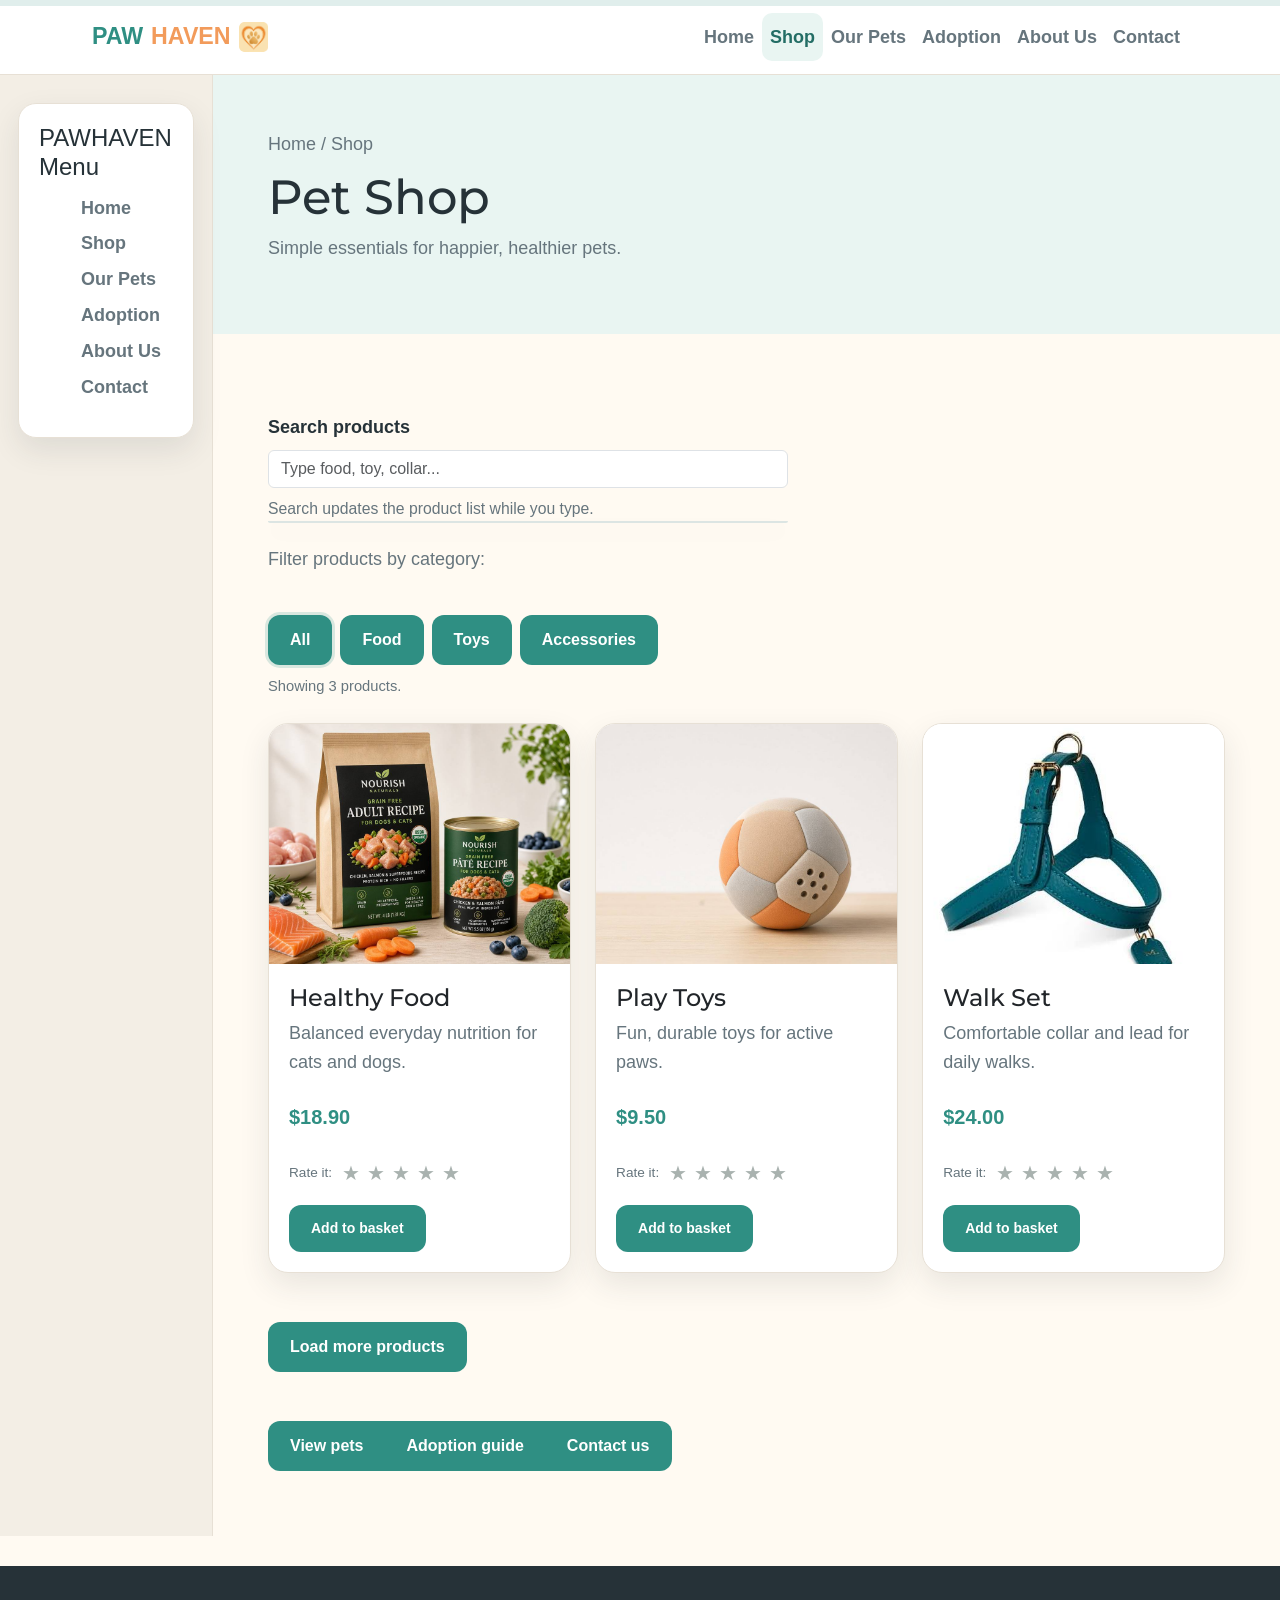
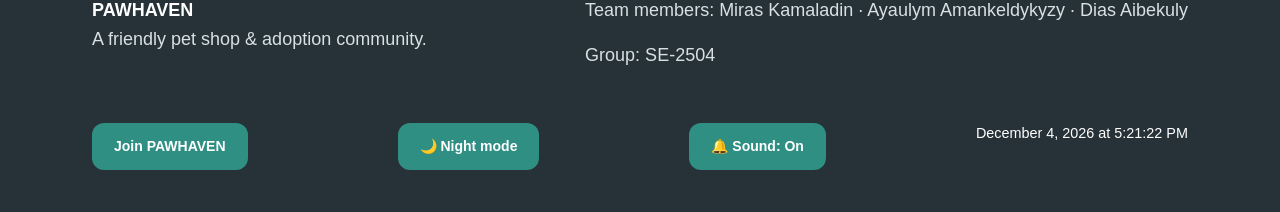
<file: PAWHAVEN/shop.html>
<!DOCTYPE html>
<html lang="en">
<head>
    <!-- PAWHAVEN Team: Miras Kamaladin, Ayaulym Amankeldykyzy, Dias Aibekuly -->
    <meta charset="UTF-8">
    <meta name="viewport" content="width=device-width, initial-scale=1.0">
    <title>PAWHAVEN | Shop</title>
        <link href="https://cdn.jsdelivr.net/npm/bootstrap@5.3.3/dist/css/bootstrap.min.css" rel="stylesheet">
    <link rel="stylesheet" href="css/style.css">
    <link rel="preconnect" href="https://fonts.googleapis.com">
    <link rel="preconnect" href="https://fonts.gstatic.com" crossorigin>
    <link href="https://fonts.googleapis.com/css2?family=Poppins:wght@400;500;600;700&display=swap" rel="stylesheet">
    <link href="https://fonts.googleapis.com/css2?family=Montserrat:ital,wght@0,100..900;1,100..900&family=Poppins:ital,wght@0,100..900;1,100..900&display=swap" rel="stylesheet">
    <script src="https://code.jquery.com/jquery-3.7.1.min.js"></script>
</head>

<body>

<div class="site-layout">

    <header class="site-header">
        <nav class="navbar navbar-expand-lg bg-white navbar-light">
            <div class="container">
                <a class="navbar-brand logo" href="index.html">
                    PAW<span>HAVEN</span>
                    <img class="logo-img img-fluid" data-lazy-src="images/logo.png" alt="PAWHAVEN logo" width="40" height="40">
                </a>
                <button class="navbar-toggler" type="button" data-bs-toggle="collapse" data-bs-target="#mainNavbar"
                        aria-controls="mainNavbar" aria-expanded="false" aria-label="Toggle navigation">
                    <span class="navbar-toggler-icon"></span>
                </button>
                <div class="collapse navbar-collapse" id="mainNavbar">
                    <ul class="navbar-nav ms-auto mb-2 mb-lg-0">
                        <li class="nav-item"><a class="nav-link " href="index.html">Home</a></li>
                        <li class="nav-item"><a class="nav-link active" href="shop.html">Shop</a></li>
                        <li class="nav-item"><a class="nav-link " href="pets.html">Our Pets</a></li>
                        <li class="nav-item"><a class="nav-link " href="adoption.html">Adoption</a></li>
                        <li class="nav-item"><a class="nav-link " href="about.html">About Us</a></li>
                        <li class="nav-item"><a class="nav-link " href="contact.html">Contact</a></li>
                    </ul>
                </div>
            </div>
        </nav>
    </header>

    <div class="row g-0">

    <aside class="sidebar col-12 col-lg-3 col-xl-2">
        <div class="sidebar-box">
            <h3>PAWHAVEN Menu</h3>

            <ul class="sidebar-links">
                <li><a href="index.html">Home</a></li>
                <li><a href="shop.html">Shop</a></li>
                <li><a href="pets.html">Our Pets</a></li>
                <li><a href="adoption.html">Adoption</a></li>
                <li><a href="about.html">About Us</a></li>
                <li><a href="contact.html">Contact</a></li>
            </ul>
        </div>
    </aside>

    <main class="col-12 col-lg-9 col-xl-10">

        <section class="page-hero">
            <div class="container">
                <p class="breadcrumb">Home / Shop</p>
                <h1 class="shop-title">Pet Shop</h1>
                <p class="section-intro">
                    Simple essentials for happier, healthier pets.
                </p>
            </div>
        </section>

        <section class="section">
            <div class="container">

                <div class="shop-controls" aria-label="Product filters">
                    
                    <div class="jquery-search-box">
                        <label for="jquery-search" class="form-label">Search products</label>
                        <input type="search" class="form-control" id="jquery-search"
                               placeholder="Type food, toy, collar..." autocomplete="off">
                        <div id="search-suggestions" class="search-suggestions" role="listbox"></div>
                        <p class="small muted mt-2">Search updates the product list while you type.</p>
                    </div>

                    <p class="muted">Filter products by category:</p>
                    <div class="filter-buttons" role="group" aria-label="Filter products">
                        <button class="btn btn-primary shop-filter is-active" type="button" data-filter="all" aria-pressed="true">All</button>
                        <button class="btn btn-outline-primary shop-filter" type="button" data-filter="food" aria-pressed="false">Food</button>
                        <button class="btn btn-outline-primary shop-filter" type="button" data-filter="toys" aria-pressed="false">Toys</button>
                        <button class="btn btn-outline-primary shop-filter" type="button" data-filter="accessories" aria-pressed="false">Accessories</button>
                    </div>
                    <p id="shop-status" class="shop-status" role="status" aria-live="polite">Showing all products.</p>
                </div>

                <div class="row g-4" id="product-grid"></div>

                <div class="shop-more-row">
                    <button class="btn btn-outline-primary" id="load-more-products" type="button">Load more products</button>
                </div>

                <div class="btn-group mt-4" role="group" aria-label="Shop actions">
                    <a href="pets.html" class="btn btn-outline-primary">View pets</a>
                    <a href="adoption.html" class="btn btn-outline-primary">Adoption guide</a>
                    <a href="contact.html" class="btn btn-primary">Contact us</a>
                </div>

            </div>
        </section>

    </main>

    </div>

    <footer class="site-footer">
        <div class="container footer-grid">

            <div>
                <strong>PAWHAVEN</strong>
                <p>A friendly pet shop & adoption community.</p>
            </div>

            <div>
                <p>Team members: Miras Kamaladin · Ayaulym Amankeldykyzy · Dias Aibekuly</p>
                <p>Group: SE-2504</p>
            </div>

        </div>
        <div class="js-tools container">
          <div class="js-tool-row">
            <button class="btn btn-outline-light btn-sm" id="open-signup" type="button">Join PAWHAVEN</button>
            <button class="btn btn-outline-light btn-sm" id="theme-toggle" type="button" aria-pressed="false">🌙 Night mode</button>
            <button class="btn btn-outline-light btn-sm" id="sound-toggle" type="button" aria-pressed="true">🔔 Sound: On</button>
            <span class="live-clock" id="live-clock" aria-live="polite">Loading date and time…</span>
          </div>
        </div>
    </footer>

</div>

    <script src="https://cdn.jsdelivr.net/npm/bootstrap@5.3.3/dist/js/bootstrap.bundle.min.js"></script>

    <script src="js/main.js"></script>
</body>
</html>
</file>
<file: PAWHAVEN/css/style.css>
* {
    box-sizing: border-box;
    margin: 0;
    padding: 0;
}

:root {
    --ink: #263238;
    --muted: #66757d;
    --cream: #fffaf2;
    --white: #fff;
    --teal: #2f8f83;
    --teal-dark: #236d65;
    --orange: #f29b5b;
    --yellow: #f6d98b;
    --line: #e7e0d5;
    --shadow: 0 12px 30px rgba(38, 50, 56, .10);
}

html {
    scroll-behavior: smooth;
}

body {
    font-family: Arial, Helvetica, sans-serif;
    color: var(--ink);
    background: var(--cream);
    line-height: 1.6;
}

a {
    color: inherit;
    text-decoration: none;
    transition: color .2s ease, background .2s ease, transform .2s ease;
}

a:hover {
    color: var(--teal);
}

img {
    width: 100%;
    height: 240px;
    object-fit: cover;
    display: block;
}

label {
    display: block;
    font-weight: 800;
    margin: 14px 0 6px;
}

input,
select,
textarea {
    width: 100%;
    padding: 12px 13px;
    border: 1px solid #cfd8dc;
    border-radius: 10px;
    font: inherit;
    background: #fff;
}

input:focus,
select:focus,
textarea:focus {
    outline: 3px solid #ccebe6;
    border-color: var(--teal);
}

textarea {
    min-height: 140px;
    resize: vertical;
}

table {
    width: 100%;
    border-collapse: collapse;
    background: #fff;
    border-radius: 16px;
    overflow: hidden;
    box-shadow: var(--shadow);
}

th,
td {
    text-align: left;
    padding: 15px;
    border-bottom: 1px solid var(--line);
}

th {
    background: var(--teal);
    color: #fff;
}

tr:hover td {
    background: #f8fbfa;
}

.site-layout {
    min-height: 100vh;
}

.site-header {
    grid-area: header;
}

.sidebar {
    grid-area: sidebar;
}

main {
    grid-area: main;
    min-width: 0;
}

.site-footer {
    grid-area: footer;
}

.container {
    width: min(1120px, 92%);
    margin: auto;
}

.site-header {
    background: var(--white);
    border-bottom: 1px solid var(--line);
    position: sticky;
    top: 0;
    z-index: 10;
}

.navbar {
    min-height: 74px;
    display: flex;
    align-items: center;
    justify-content: space-between;
    gap: 25px;
}

.logo {
    display: flex;
    align-items: center;
    gap: 8px;
    font-size: 1.45rem;
    font-weight: 800;
    color: var(--teal);
}

.logo-img {
    width: 30px;
    height: 30px;
    object-fit: contain;
    border-radius: 5px;
}

.logo span {
    color: var(--orange);
}

.nav-menu {
    display: flex;
    align-items: center;
    justify-content: flex-end;
    gap: 8px;
    list-style: none;
    flex-wrap: wrap;
}

.nav-menu a {
    display: block;
    padding: 10px 14px;
    border-radius: 10px;
    font-weight: 700;
    color: var(--muted);
}

.nav-menu a:hover,
.nav-menu a.active {
    background: #e9f5f2;
    color: var(--teal-dark);
}


.sidebar {
    padding: 28px 18px;
    background: #f3eee5;
    border-right: 1px solid var(--line);
}

.sidebar-box {
    position: sticky;
    top: 100px;
    padding: 20px;
    background: #fff;
    border: 1px solid var(--line);
    border-radius: 18px;
    box-shadow: var(--shadow);
}

.sidebar-box h3 {
    margin-bottom: 12px;
}

.sidebar-box p {
    color: var(--muted);
    font-size: .9rem;
    margin-bottom: 15px;
}

.sidebar-links {
    display: flex;
    flex-direction: column;
    gap: 7px;
    list-style: none;
}

.sidebar-links a {
    padding: 9px 10px;
    border-radius: 9px;
    font-weight: 700;
    color: var(--muted);
}

.sidebar-links a:hover {
    background: #e9f5f2;
    color: var(--teal-dark);
}

.hero {
    padding: 78px 0;
    background: linear-gradient(135deg, #e7f5f1, #fff5e9);
}

.hero-grid {
    display: grid;
    grid-template-columns: 1.05fr .95fr;
    align-items: center;
    gap: 55px;
}

.badge {
    display: inline-block;
    background: var(--yellow);
    padding: 6px 12px;
    border-radius: 999px;
    font-size: .85rem;
    font-weight: 800;
}

.hero-img {
    height: 430px;
    border-radius: 30px;
    box-shadow: var(--shadow);
}

.btn {
    display: inline-block;
    margin-top: 25px;
    padding: 13px 22px;
    border-radius: 12px;
    background: var(--teal);
    color: #fff;
    font-weight: 800;
    border: 0;
    cursor: pointer;
}

.btn:hover {
    background: var(--teal-dark);
    color: #fff;
    transform: translateY(-2px);
}

.btn.alt {
    background: var(--orange);
    margin-left: 8px;
}

.section {
    padding: 65px 0;
}

.section-head {
    display: flex;
    align-items: flex-end;
    justify-content: space-between;
    gap: 20px;
    margin-bottom: 28px;
}

.section-intro {
    color: var(--muted);
    max-width: 680px;
}

.grid-3 {
    display: grid;
    grid-template-columns: repeat(3, 1fr);
    gap: 22px;
}

.grid-2 {
    display: grid;
    grid-template-columns: repeat(2, 1fr);
    gap: 25px;
}

.card-row {
    display: flex;
    align-items: stretch;
    gap: 22px;
}

.shop-card-image {
    width: 100%;
    height: 240px !important;
    object-fit: cover;
}

.card {
    flex: 1 1 0;
    min-width: 0;
}

.card {
    background: var(--white);
    border: 1px solid var(--line);
    border-radius: 20px;
    overflow: hidden;
    box-shadow: var(--shadow);
    display: flex;
    flex-direction: column;
    transition: transform .2s ease, box-shadow .2s ease;
}

.card:hover {
    transform: translateY(-7px);
    box-shadow: 0 18px 35px rgba(38, 50, 56, .16);
}

.card-body {
    padding: 20px;
    flex: 1;
    display: flex;
    flex-direction: column;
}

.card-body .btn {
    margin-top: 20px;
    align-self: flex-start;
    padding-top: 13px;
}

.muted {
    color: var(--muted);
}

.price {
    font-size: 1.25rem;
    font-weight: 900;
    color: var(--teal);
    margin-top: 8px;
}

.pill-list {
    display: flex;
    flex-wrap: wrap;
    gap: 8px;
    margin-top: 14px;
    margin-bottom: 5px;
}

.pill {
    background: #edf7f5;
    color: var(--teal-dark);
    padding: 6px 10px;
    border-radius: 999px;
    font-size: .82rem;
    font-weight: 700;
}

.icon-card {
    padding: 25px;
    background: #fff;
    border: 1px solid var(--line);
    border-radius: 18px;
}

.icon {
    font-size: 2rem;
}

.page-hero {
    padding: 55px 0;
    background: #e9f5f2;
}

.breadcrumb {
    color: var(--muted);
    margin-bottom: 10px;
}

.page-hero h1 {
    font-size: 3rem;
}

.profile-img {
    width: 120px;
    height: 120px;
    border-radius: 50%;
    object-fit: cover;
    margin-bottom: 15px;
    border: 5px solid #e9f5f2;
}

.callout {
    padding: 25px;
    border-radius: 18px;
    background: #fff3df;
    border-left: 5px solid var(--orange);
}

.site-footer {
    margin-top: 30px;
    background: var(--ink);
    color: #fff;
    padding: 30px 0;
}

.footer-grid {
    display: flex;
    justify-content: space-between;
    gap: 20px;
    flex-wrap: wrap;
}

#contact-form {
    background: #fff;
    padding: 28px;
    border: 1px solid var(--line);
    border-radius: 20px;
    box-shadow: var(--shadow);
}

.nav-menu + * {
    margin-left: 0;
}

#contact-form .btn {
    width: 100%;
    margin-left: 0;
}

.site-footer p {
    color: #d8e0e3;
}

.hero h1 {
    font-size: clamp(2.5rem, 6vw, 4.6rem);
    line-height: 1.05;
    margin: 15px 0;
}

.hero p {
    font-size: 1.08rem;
    color: var(--muted);
    max-width: 600px;
}

.section h2 {
    font-size: 2rem;
    line-height: 1.2;
}

.card h3 {
    margin-bottom: 7px;
}

.hero-title {
    font-family: "Poppins", Arial, sans-serif;
}

.shop-title,
.section-title {
    font-family: "Montserrat", Arial, sans-serif;
}

.care-schedule {
    margin-top: 40px;
}

.contact-hours {
    margin-top: 25px;
}

.gallery {
    display: grid;
    grid-template-columns: repeat(3, 1fr);
    grid-auto-rows: 220px;
    gap: 16px;
}

.gallery-item {
    position: relative;
    overflow: hidden;
    border-radius: 18px;
    background: #d9d9d9;
    box-shadow: var(--shadow);
}

.gallery-item img {
    width: 100%;
    height: 100%;
    object-fit: cover;
    transition: transform .3s ease;
}

.gallery-caption {
    position: absolute;
    inset: auto 0 0;
    padding: 14px;
    color: #fff;
    background: linear-gradient(transparent, rgba(0, 0, 0, .75));
    transform: translateY(100%);
    transition: transform .25s ease;
}

.gallery-item:hover img {
    transform: scale(1.06);
}

.gallery-item:hover .gallery-caption {
    transform: translateY(0);
}

.gallery-note {
    margin-top: 15px;
    color: var(--muted);
    font-size: .9rem;
}

@media (max-width: 1000px) {

    .site-layout {
        grid-template-columns: 1fr;
        grid-template-rows: auto auto 1fr auto;
        grid-template-areas:
            "header"
            "sidebar"
            "main"
            "footer";
    }

    .sidebar {
        padding: 16px 4%;
        border-right: 0;
        border-bottom: 1px solid var(--line);
    }

    .sidebar-box {
        position: static;
    }

    .sidebar-links {
        flex-direction: row;
        flex-wrap: wrap;
    }

    .card-row {
        flex-wrap: wrap;
    }

    .card-row > .card {
        flex: 1 1 calc(50% - 11px);
    }
}

@media (max-width: 800px) {

    .hero-grid,
    .grid-3,
    .grid-2 {
        grid-template-columns: 1fr;
    }

    .hero {
        padding: 50px 0;
    }

    .hero-img {
        height: 300px;
    }

    .nav-menu {
        justify-content: flex-end;
    }

    .page-hero h1 {
        font-size: 2.3rem;
    }

    .gallery {
        grid-template-columns: repeat(2, 1fr);
        grid-auto-rows: 190px;
    }
}

@media (max-width: 560px) {

    .navbar {
        align-items: flex-start;
        flex-direction: column;
        padding: 15px 0;
    }

    .nav-menu {
        justify-content: flex-start;
    }

    .card-row > .card {
        flex-basis: 100%;
    }

    .gallery {
        grid-template-columns: 1fr;
    }

    .btn.alt {
        margin-left: 0;
    }
}

/* Assignment 3 responsive and Bootstrap support */
.carousel-img {
    height: 420px;
    object-fit: cover;
}

.navbar .nav-link {
    padding: 10px 14px;
    border-radius: 10px;
    font-weight: 700;
    color: var(--muted);
}

.navbar .nav-link:hover,
.navbar .nav-link.active {
    background: #e9f5f2;
    color: var(--teal-dark);
}

.form-card {
    background: #fff;
    padding: 28px;
    border: 1px solid var(--line);
    border-radius: 20px;
    box-shadow: var(--shadow);
}

.form-card label {
    margin-top: 14px;
}

@media (min-width: 1200px) {
    .hero h1 {
        font-size: 4.6rem;
    }

    .hero p {
        font-size: 1.15rem;
    }
}

@media (min-width: 768px) and (max-width: 1199px) {
    .hero h1 {
        font-size: 3.4rem;
    }

    .hero p {
        font-size: 1rem;
    }

    .page-hero h1 {
        font-size: 2.8rem;
    }

    .carousel-img {
        height: 350px;
    }
}

@media (max-width: 767px) {
    .hero h1 {
        font-size: 2.5rem;
    }

    .hero p,
    .section-intro {
        font-size: .95rem;
    }

    .page-hero h1 {
        font-size: 2.2rem;
    }

    .carousel-img {
        height: 260px;
    }
}

@media (max-width: 575px) {
    .hero h1 {
        font-size: 2rem;
    }

    .hero p {
        font-size: .9rem;
    }

    .carousel-img {
        height: 220px;
    }
}


.responsive-card-group {
    display: flex;
    gap: 22px;
}

.responsive-card {
    flex: 1 1 0;
    min-width: 0;
    padding: 25px;
    background: #fff;
    border: 1px solid var(--line);
    border-radius: 18px;
    box-shadow: var(--shadow);
}

@media (max-width: 1000px) {
    .responsive-card-group {
        flex-wrap: wrap;
    }

    .responsive-card {
        flex: 1 1 calc(50% - 11px);
    }
}

@media (max-width: 560px) {
    .responsive-card {
        flex-basis: 100%;
    }
}
h1 {
    font-size: 2.5rem;
}

h2 {
    font-size: 2rem;
}

h3 {
    font-size: 1.5rem;
}

p, body {
    font-size: 1.125rem;
}

@media (max-width: 992px) {
    h1 {
        font-size: 2.1rem;
    }
    h2 {
        font-size: 1.75rem;
    }
    h3 {
        font-size: 1.35rem;
    }
    p, body {
        font-size: 1rem;
    }
}

@media (max-width: 576px) {
    h1 {
        font-size: 1.75rem;
    }
    h2 {
        font-size: 1.4rem;
    }
    h3 {
        font-size: 1.2rem;
    }
    p, body {
        font-size: 0.9rem;
    }
}

.pure-css-section {
    padding: 40px 20px;
    max-width: 1200px;
    margin: 0 auto;
}

.pure-card-container {
    display: flex;
    flex-wrap: wrap;
    gap: 20px;
    justify-content: center;
}

.pure-card {
    background-color: #ffffff;
    border: 1px solid #e0e0e0;
    border-radius: 8px;
    overflow: hidden;
    box-shadow: 0 4px 6px rgba(0, 0, 0, 0.1);
    box-sizing: border-box;
}

.pure-card img {
    width: 100%;
    height: 200px;
    object-fit: cover;
}

.pure-card-body {
    padding: 15px;
}

@media (min-width: 993px) {
    .pure-card {
        flex: 0 0 calc(33.333% - 20px);
        max-width: calc(33.333% - 20px);
    }
}

@media (min-width: 577px) and (max-width: 992px) {
    .pure-card {
        flex: 0 0 calc(50% - 20px);
        max-width: calc(50% - 20px);
    }
}

@media (max-width: 576px) {
    .pure-card {
        flex: 0 0 100%;
        max-width: 100%;
    }
}

/* Assignment 4: JavaScript interaction styles */
.js-tools { padding-top: 12px; padding-bottom: 12px; }
.js-tool-row { display:flex; flex-wrap:wrap; align-items:center; justify-content:space-between; gap:10px; }
.live-clock { color: #fff; font-size: .9rem; }
.faq-list { max-width: 900px; margin: 0 auto; }
.faq-item { border: 1px solid #e5e7eb; border-radius: 12px; margin: 12px 0; overflow:hidden; background:#fff; }
.faq-question { width:100%; display:flex; justify-content:space-between; align-items:center; gap:20px; padding:18px 20px; border:0; background:#fff; text-align:left; font-weight:600; color:#243b36; cursor:pointer; }
.faq-question:hover, .faq-question.is-open { background:#f0f8f6; }
.faq-answer { max-height:0; overflow:hidden; transition:max-height .3s ease; }
.faq-answer p { margin:0; padding:0 20px 18px; color:#555; }
.signup-overlay { position:fixed; inset:0; z-index:2000; display:none; align-items:center; justify-content:center; padding:20px; background:rgba(15,25,23,.65); }
.signup-overlay.is-visible { display:flex; }
.signup-modal { width:min(100%, 480px); max-height:90vh; overflow:auto; position:relative; padding:28px; border-radius:18px; background:#fff; box-shadow:0 20px 60px rgba(0,0,0,.25); }
.signup-modal h2 { padding-right:25px; font-size:1.5rem; }
.signup-modal label { display:block; margin-top:12px; margin-bottom:5px; font-weight:600; }
.modal-close { position:absolute; right:16px; top:10px; border:0; background:transparent; font-size:2rem; line-height:1; cursor:pointer; }
.form-feedback { margin:10px 0 0; color:#b42318; font-size:.92rem; }
@media(max-width:576px) { .js-tool-row { align-items:flex-start; flex-direction:column; } .signup-modal { padding:22px; } }


/* Assignment 4 & 5: theme switching and JavaScript-powered interactions. */
body, .site-header, .navbar, .sidebar, .sidebar-box, .card, .pure-card,
.faq-item, .faq-question, .faq-answer, .form-card, .page-hero, .icon-card,
.responsive-card, input, select, textarea {
    transition: background-color .25s ease, color .25s ease, border-color .25s ease, box-shadow .25s ease;
}
#theme-toggle, #sound-toggle { white-space: nowrap; }
body.theme-night { --ink:#edf4f2; --muted:#b5c5c1; --cream:#151c1b; --white:#202a28; --line:#394744; background:#151c1b; color:#edf4f2; }
body.theme-night .site-header, body.theme-night .navbar, body.theme-night .sidebar,
body.theme-night .sidebar-box, body.theme-night .card, body.theme-night .pure-card,
body.theme-night .icon-card, body.theme-night .responsive-card, body.theme-night .faq-item,
body.theme-night .faq-question, body.theme-night .signup-modal, body.theme-night .form-card,
body.theme-night .page-hero, body.theme-night .care-schedule, body.theme-night table,
body.theme-night .team-story-block { background-color:#202a28 !important; color:#edf4f2; border-color:#394744; }
body.theme-night .navbar.bg-white, body.theme-night .navbar-light { background-color:#202a28 !important; }
body.theme-night .navbar-nav .nav-link, body.theme-night .nav-menu a, body.theme-night .sidebar-links a,
body.theme-night .muted, body.theme-night .section-intro, body.theme-night .faq-answer p,
body.theme-night .signup-modal p, body.theme-night .signup-modal label { color:#c0d0cc !important; }
body.theme-night .faq-question:hover, body.theme-night .faq-question.is-open,
body.theme-night .nav-menu a:hover, body.theme-night .nav-menu a.active { background:#2c3c38; color:#8ed7c8; }
body.theme-night input, body.theme-night select, body.theme-night textarea { background:#17201e; color:#edf4f2; border-color:#52625d; }
body.theme-night input::placeholder, body.theme-night textarea::placeholder { color:#93a7a1; }
body.theme-night .faq-answer { background:#202a28; }
body.theme-night .signup-modal .modal-close { color:#edf4f2; }
body.theme-night .btn-outline-primary { color:#8ed7c8; border-color:#5cb7a8; }
body.theme-night .btn-outline-primary:hover { background:#2c514a; }
.shop-controls { margin: 0 0 24px; }
.filter-buttons { display:flex; flex-wrap:wrap; gap:8px; margin:10px 0; }
.shop-filter.is-active { box-shadow:0 0 0 3px rgba(47,143,131,.18); }
.shop-status { min-height:1.5em; color:var(--muted); font-size:.92rem; }
.shop-more-row { margin-top:24px; }
.product-rating { display:flex; align-items:center; flex-wrap:wrap; gap:3px; margin-top:12px; }
.rating-label { margin-right:5px; font-size:.85rem; color:var(--muted); }
.rating-star { border:0; padding:0 2px; background:transparent; color:#a9b2af; font-size:1.25rem; line-height:1.2; cursor:pointer; transition:transform .15s ease,color .15s ease; }
.rating-star:hover, .rating-star.is-selected { color:#f2b544; transform:translateY(-2px) scale(1.08); }
.rating-star:focus-visible, button:focus-visible, a:focus-visible { outline:3px solid #f2b544; outline-offset:3px; }
.contact-feedback { min-height:1.5em; margin-top:12px; }
.form-feedback:not(.is-error) { color:#18794e; }
.form-feedback.is-error { color:#b42318; }
.team-story-block { margin:28px 0; padding:22px; background:#fff; border:1px solid var(--line); border-radius:16px; }
.team-story-block [hidden] { display:none !important; }
.content-reveal { animation:contentReveal .35s ease both; }
.card-filter-in { animation:cardReveal .3s ease both; }
.js-card-ready { animation:cardReveal .45s ease both; animation-delay:var(--animation-delay,0ms); }
@keyframes cardReveal { from { opacity:0; transform:translateY(12px); } to { opacity:1; transform:translateY(0); } }
@keyframes contentReveal { from { opacity:0; transform:translateY(-5px); } to { opacity:1; transform:translateY(0); } }
@media (prefers-reduced-motion: reduce) { *, *::before, *::after { scroll-behavior:auto !important; animation-duration:.01ms !important; animation-iteration-count:1 !important; transition-duration:.01ms !important; } }
body.theme-night .site-footer { background:#101615; }

/* Dark theme contrast fixes: hero, opening hours and nested text. */
body.theme-night .hero {
    background: linear-gradient(135deg, #182b28, #26312b) !important;
    color: #edf4f2;
}
body.theme-night .hero h1,
body.theme-night .hero .hero-title { color: #ffffff !important; }
body.theme-night .hero p { color: #c9d9d4 !important; }
body.theme-night .hero .badge { color: #25302d !important; }
body.theme-night .callout,
body.theme-night .contact-hours {
    background: #30382e !important;
    color: #edf4f2 !important;
    border-left-color: #f29b5b;
}
body.theme-night .callout h3,
body.theme-night .callout li,
body.theme-night .callout p,
body.theme-night .contact-hours h3,
body.theme-night .contact-hours li { color: #edf4f2 !important; }
body.theme-night .page-hero h1,
body.theme-night .page-hero p,
body.theme-night .card h2,
body.theme-night .card h3,
body.theme-night .responsive-card h2,
body.theme-night .responsive-card h3,
body.theme-night .form-card h2,
body.theme-night .form-card label,
body.theme-night .icon-card h3,
body.theme-night .pure-card h3 { color: #edf4f2 !important; }
body.theme-night tr:hover td { background: #2c3c38; }
body.theme-night th { background: #236d65; color: #fff; }
body.theme-night .navbar .nav-link:hover,
body.theme-night .navbar .nav-link.active { background: #2c3c38; color: #9ce3d3; }


/* Assignment 6 — jQuery components */
#scroll-progress {
  position: fixed; top: 0; left: 0; width: 100%; height: 6px;
  z-index: 2000; background: rgba(47, 143, 131, .15);
}
#scroll-progress span {
  display: block; width: 0; height: 100%;
  background: linear-gradient(90deg, #2f8f83, #f2b84b, #ef7d67);
  border-radius: 0 8px 8px 0; transition: width .08s linear;
}
.jquery-search-box { max-width: 520px; margin: 0 0 1.5rem; position: relative; }
.search-suggestions {
  position: absolute; top: 100%; left: 0; right: 0; z-index: 20;
  background: var(--bs-body-bg, #fff); border: 1px solid #dce5e3;
  border-radius: 0 0 12px 12px; box-shadow: 0 8px 22px rgba(0,0,0,.09);
}
.suggestion-item {
  display: block; width: 100%; text-align: left; padding: .65rem .9rem;
  border: 0; background: transparent; color: inherit;
}
.suggestion-item:hover { background: rgba(47,143,131,.12); }
.suggestion-empty { padding: .7rem .9rem; color: #777; }
.search-highlight { background: #ffe58a; color: #382d00; padding: 0 .08em; border-radius: 3px; }
.jquery-stats { background: #f4faf8; }
.stats-grid { display: grid; grid-template-columns: repeat(3, 1fr); gap: 1rem; }
.stat-card {
  padding: 1.4rem; text-align: center; border-radius: 18px; background: #fff;
  box-shadow: 0 8px 25px rgba(20,60,50,.07);
}
.stat-card strong { display: block; color: #2f8f83; font-size: clamp(2rem, 5vw, 3rem); }
.stat-card span { color: #52615e; }
.jquery-spinner {
  display: inline-block; width: 15px; height: 15px; margin-right: 8px;
  border: 2px solid currentColor; border-right-color: transparent;
  border-radius: 50%; vertical-align: -2px; animation: jquery-spin .7s linear infinite;
}
@keyframes jquery-spin { to { transform: rotate(360deg); } }
#jquery-toast {
  display: none; position: fixed; right: 22px; bottom: 22px; z-index: 2100;
  max-width: min(90vw, 360px); padding: 13px 18px; border-radius: 12px;
  background: #203d38; color: #fff; box-shadow: 0 8px 28px rgba(0,0,0,.2);
}
.copy-tip-card {
  display: flex; align-items: center; justify-content: space-between; gap: 1.5rem;
  padding: 1.5rem; border: 1px solid #e2ece9; border-radius: 18px; background: #f8fbfa;
}
.copy-tip-card p { margin-bottom: 0; }
.copy-button { flex-shrink: 0; }
@media (max-width: 700px) {
  .stats-grid { grid-template-columns: 1fr; }
  .copy-tip-card { align-items: flex-start; flex-direction: column; }
}
body.theme-night .jquery-stats, body.theme-night .stat-card,
body.theme-night .copy-tip-card { background: #1e2927; color: #edf5f3; }
body.theme-night .stat-card span { color: #c5d2cf; }
</file>
